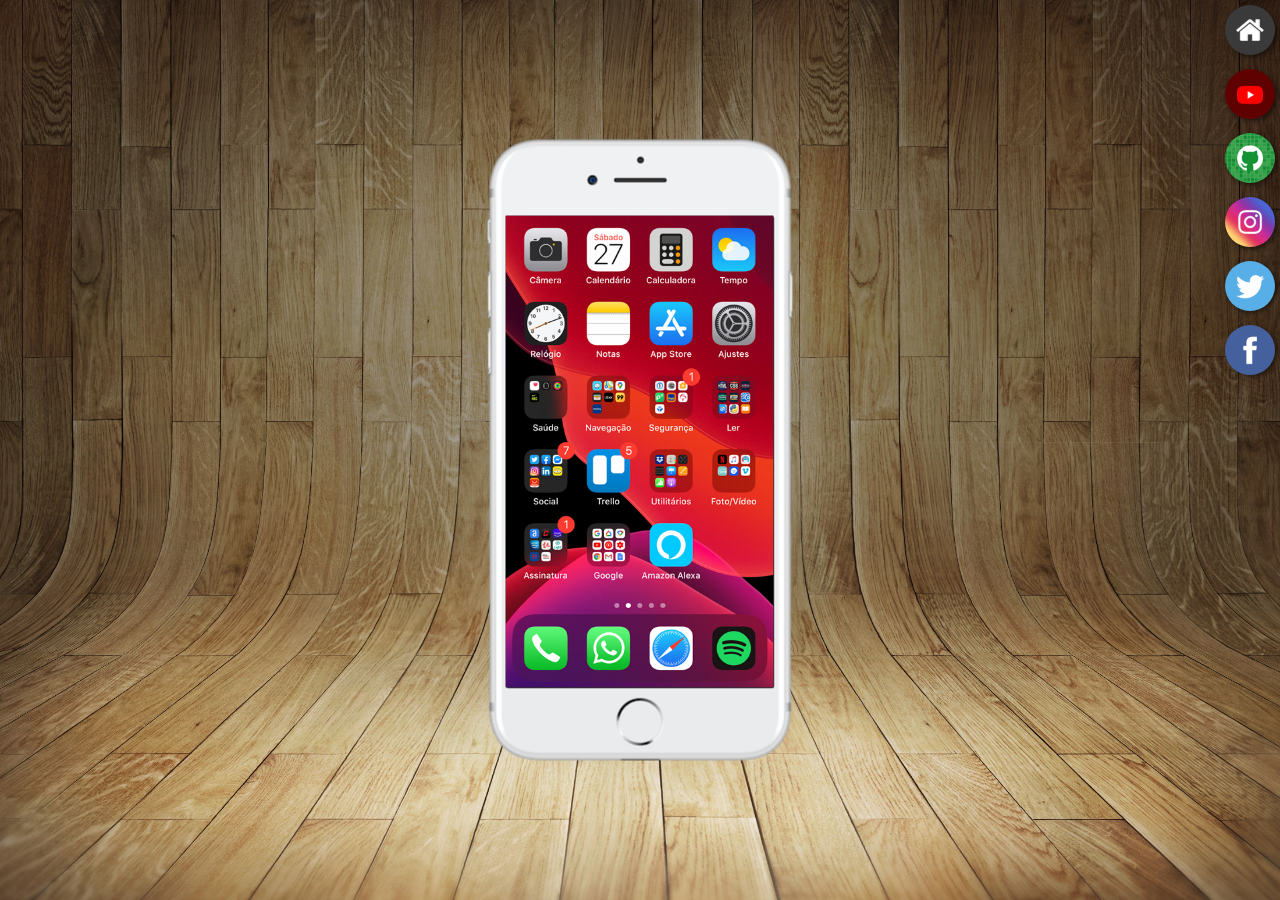
<file: index.html>
<!DOCTYPE html>
<html lang="pt-br">
<head>
    <meta charset="UTF-8">
    <meta name="viewport" content="width=device-width, initial-scale=1.0">
    <link rel="shortcut icon" href="favicon.ico" type="image/x-icon">
    <link rel="stylesheet" href="estilos/style.css">
    <title>Projeto Redes Sociais</title>    
</head>
<body>
    <main>
        <section id="telefone">
            <iframe src="home.html" frameborder="0" name="tela" id="tela"></iframe>
        </section>
        <section id="redes-sociais">
            <a href="home.html" target="tela"><img src="imagens/logo-home.jpg" alt="Home"></a><br>
            <a href="youtube.html" target="tela"><img src="imagens/logo-youtube.jpg" alt="Youtube"></a><br>
            <a href="github.html" target="tela"><img src="imagens/logo-github.jpg" alt="GitHub"></a><br>
            <a href="instagram.html" target="tela"><img src="imagens/logo-instagram.jpg" alt="Instagram"></a><br>
            <a href="twitter.html" target="tela"><img src="imagens/logo-twitter.jpg" alt="Twitter"></a><br>
            <a href="facebook.html" target="tela"><img src="imagens/logo-facebook.jpg" alt="Facebook"></a>
        </section>
    </main>
</body>
</html>
</file>
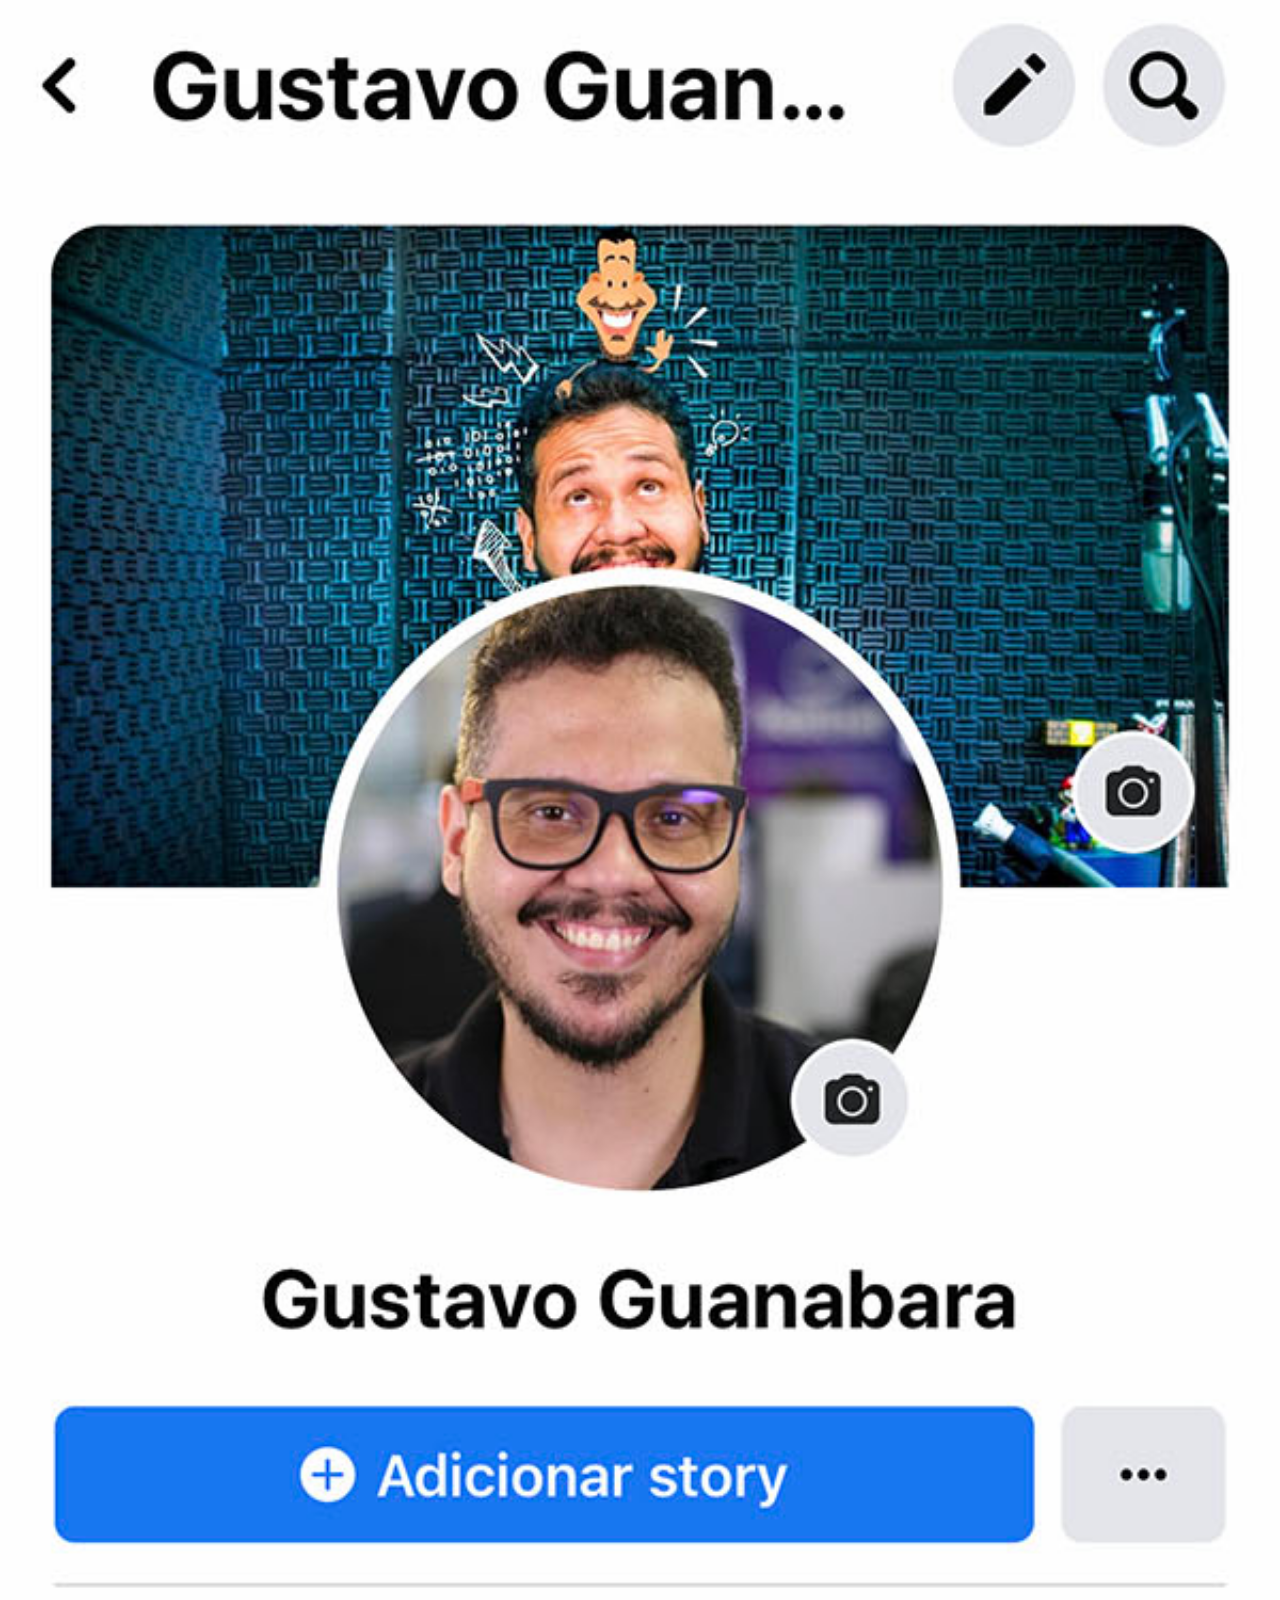
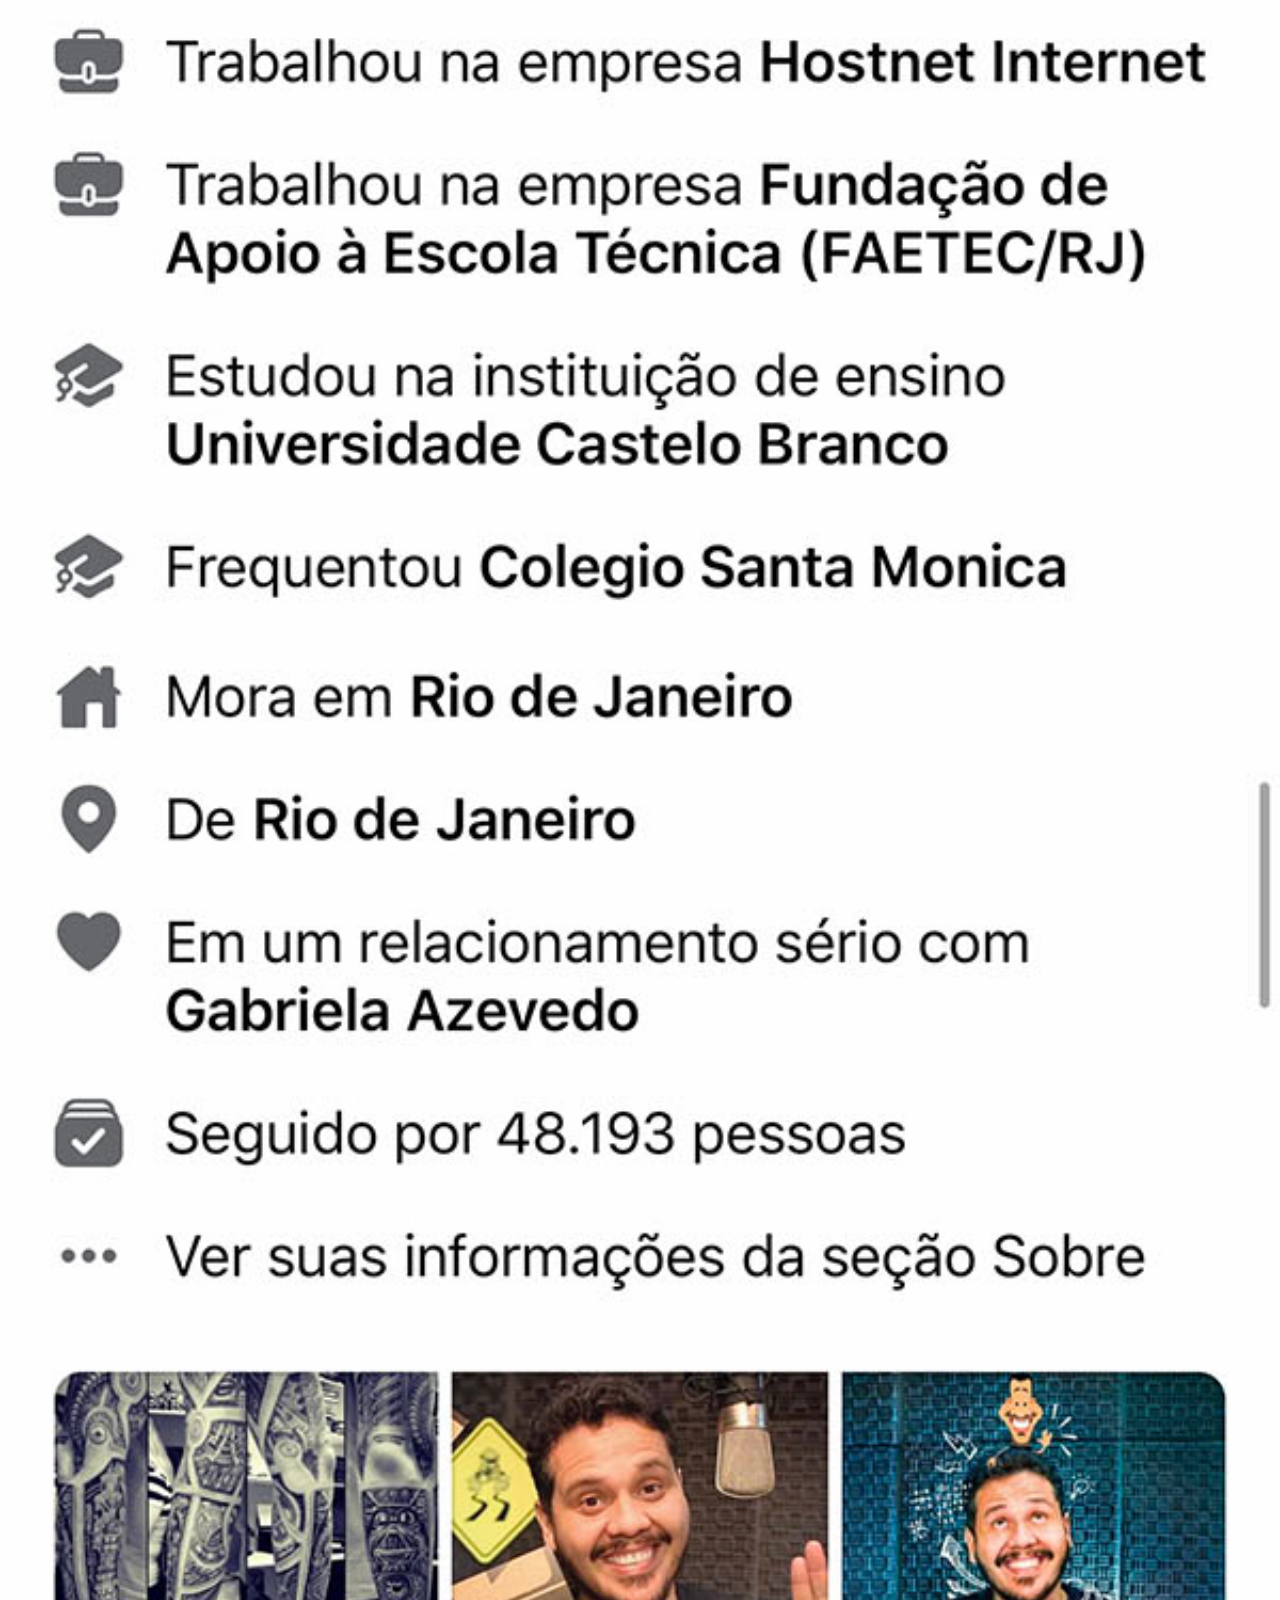
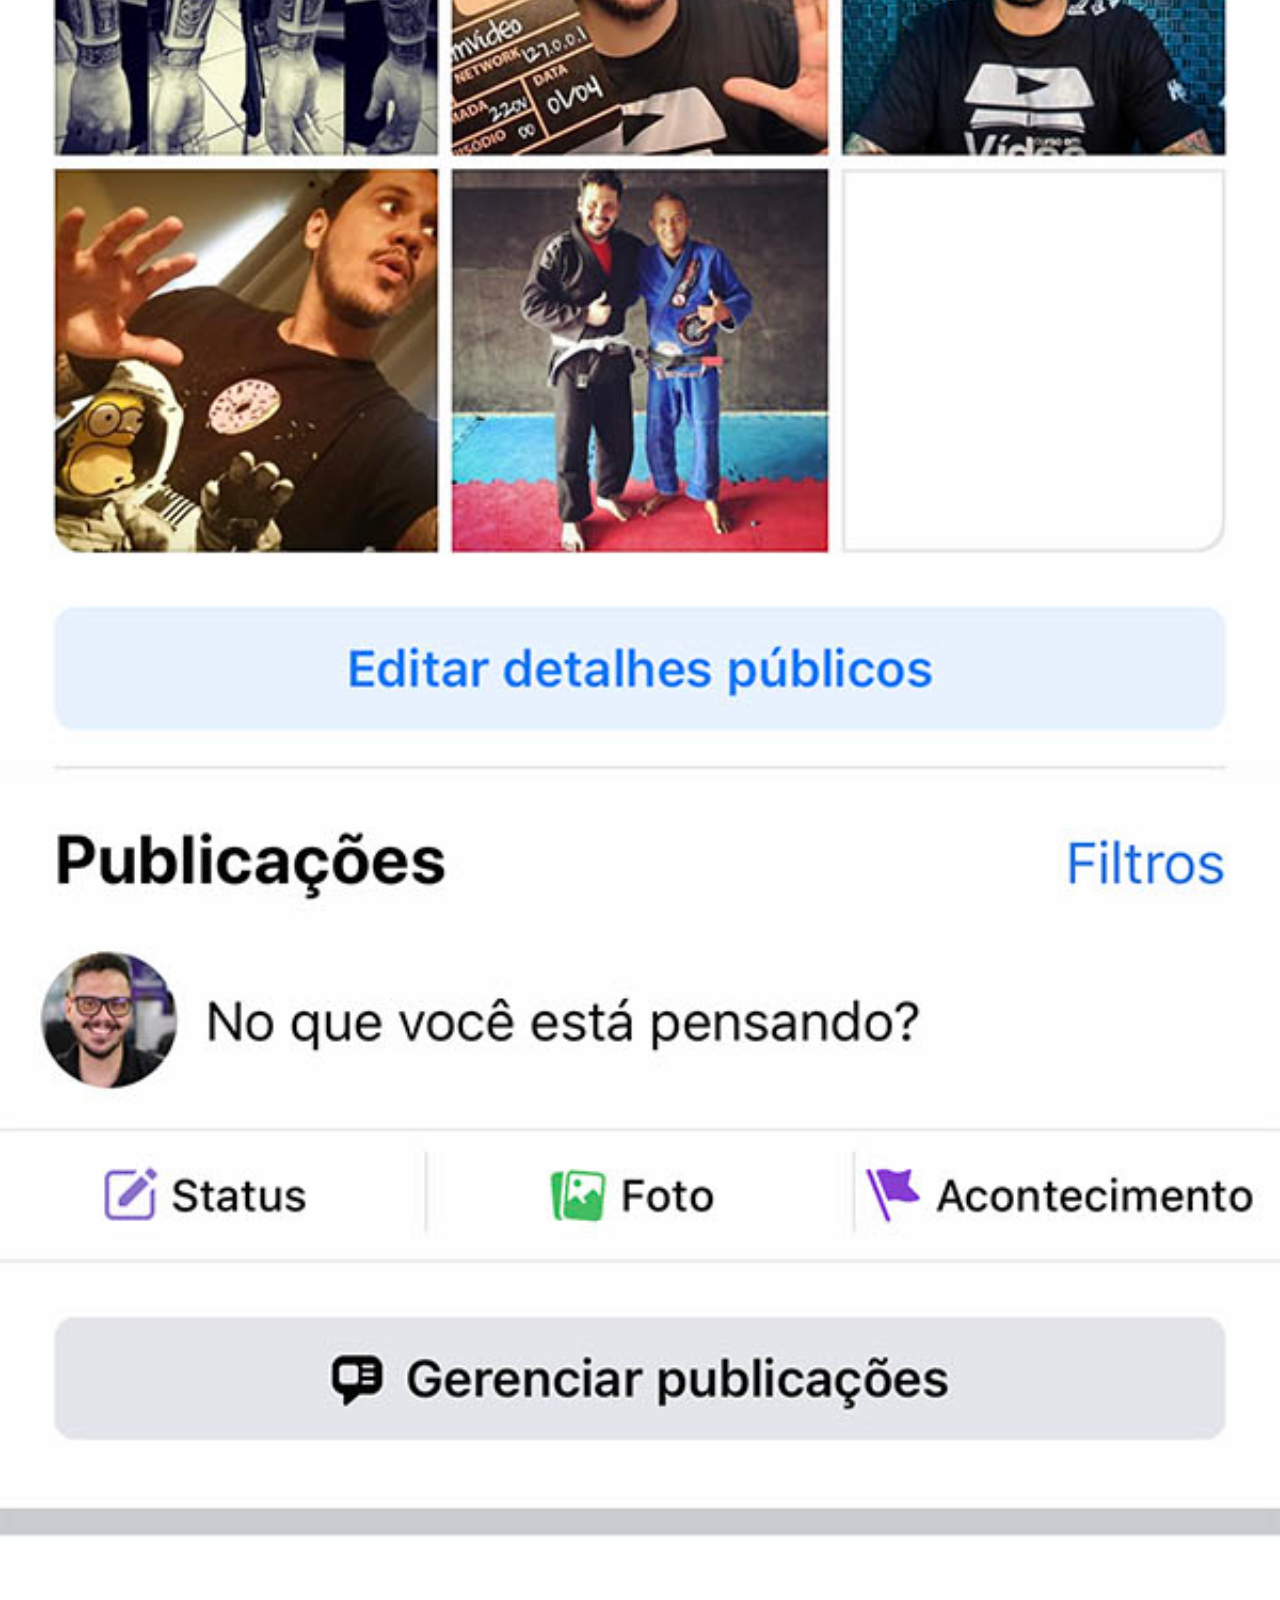
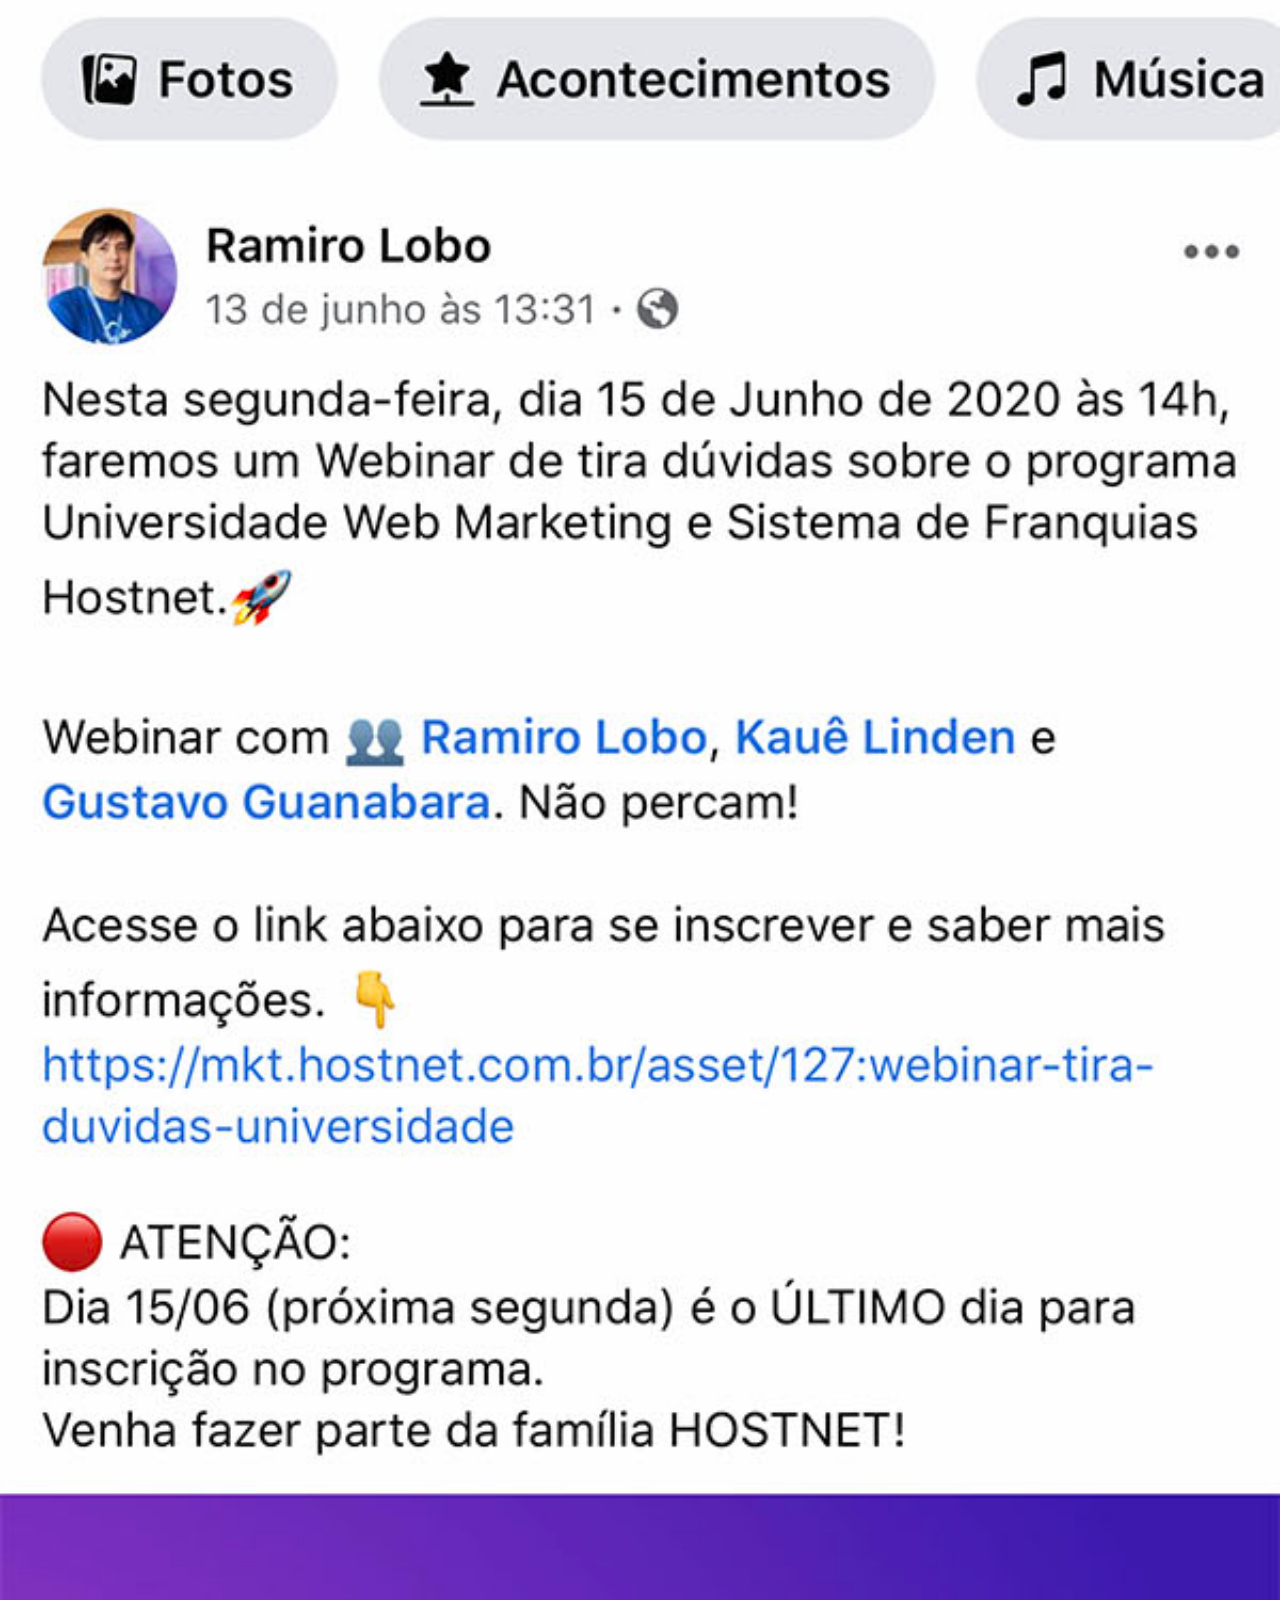
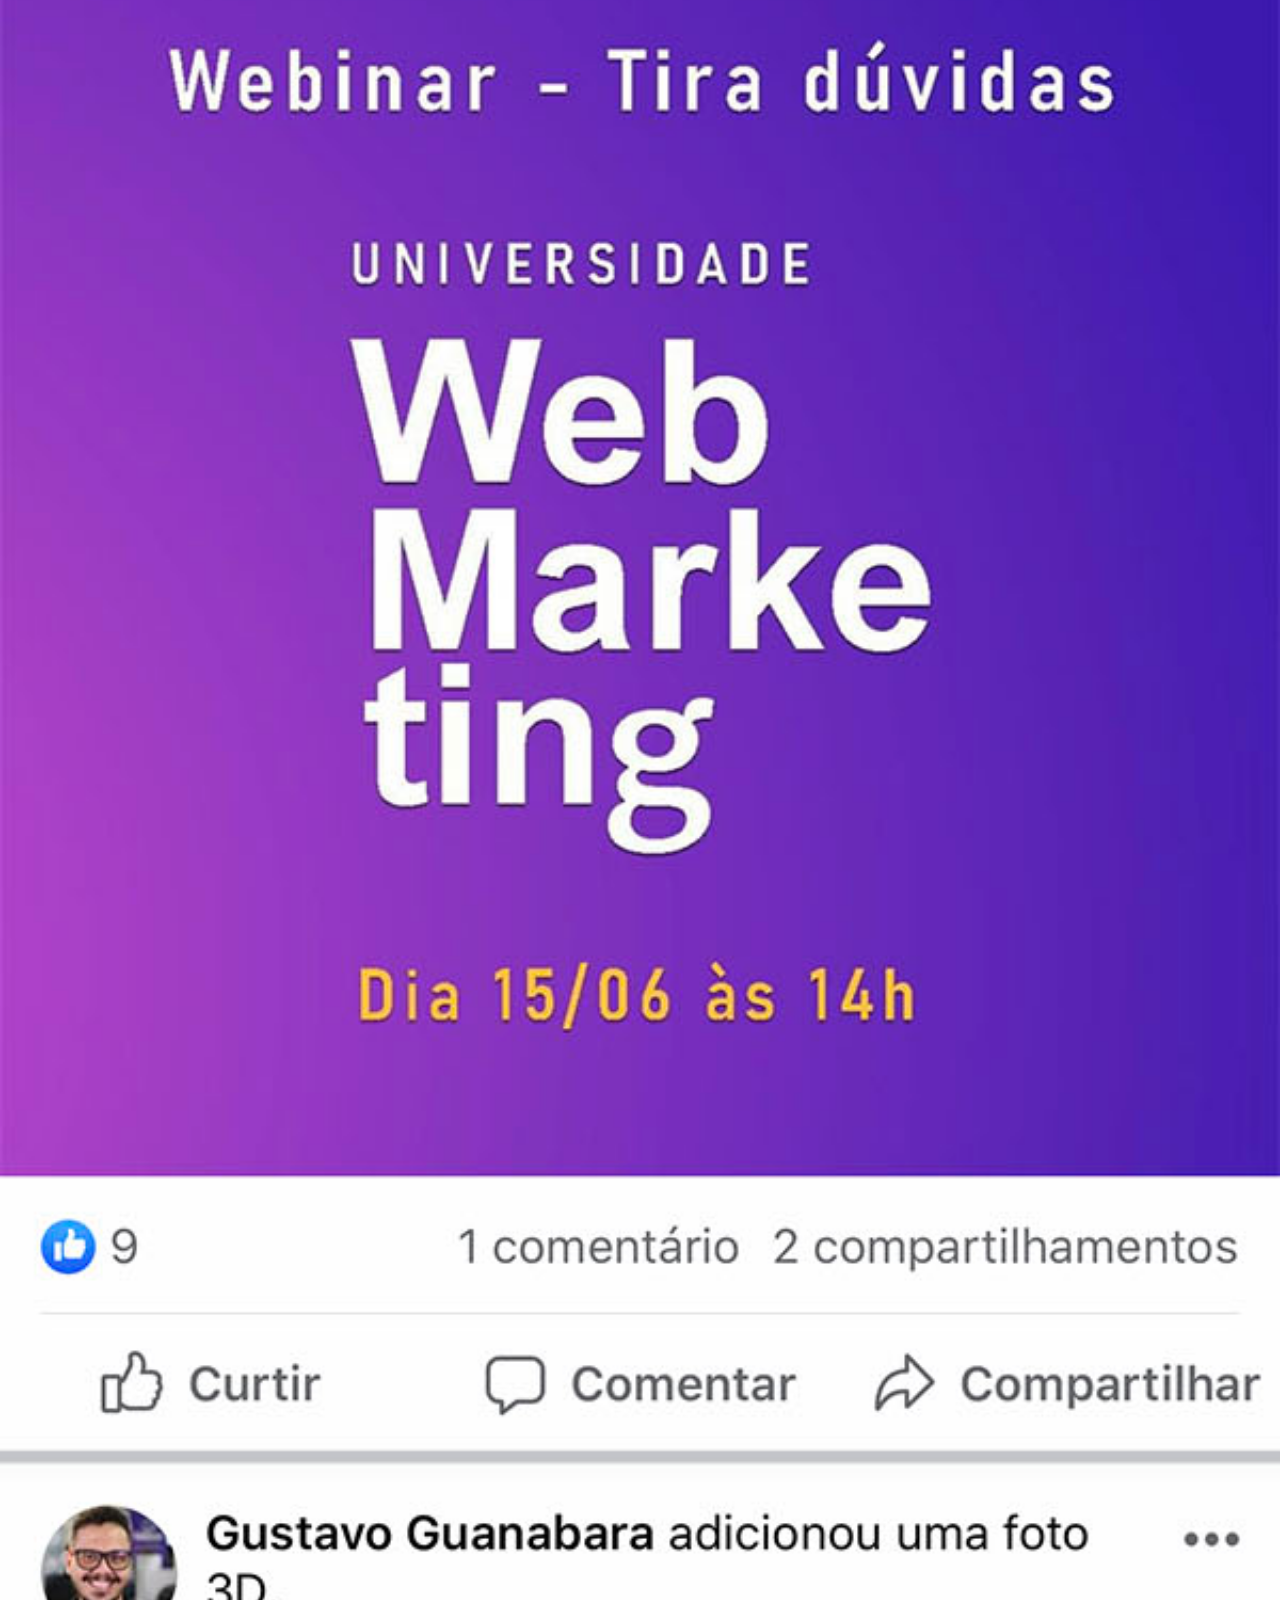
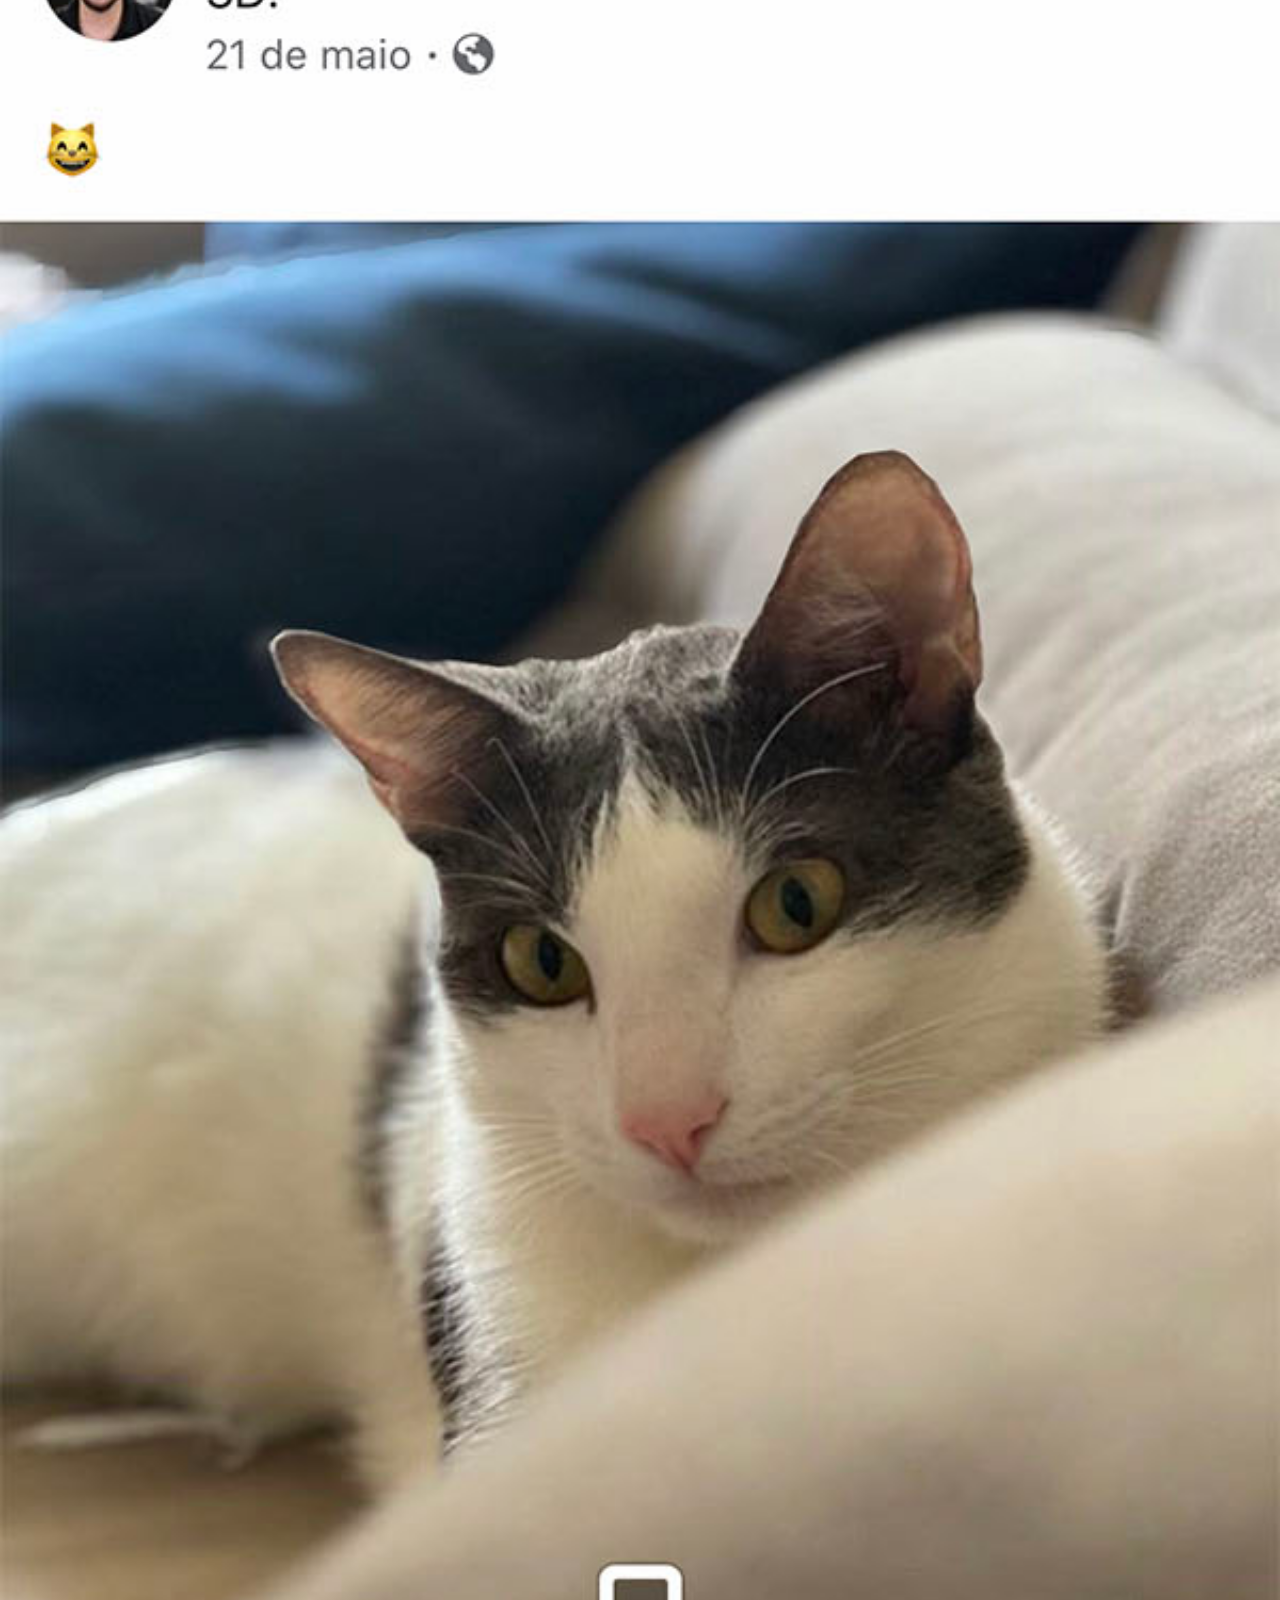
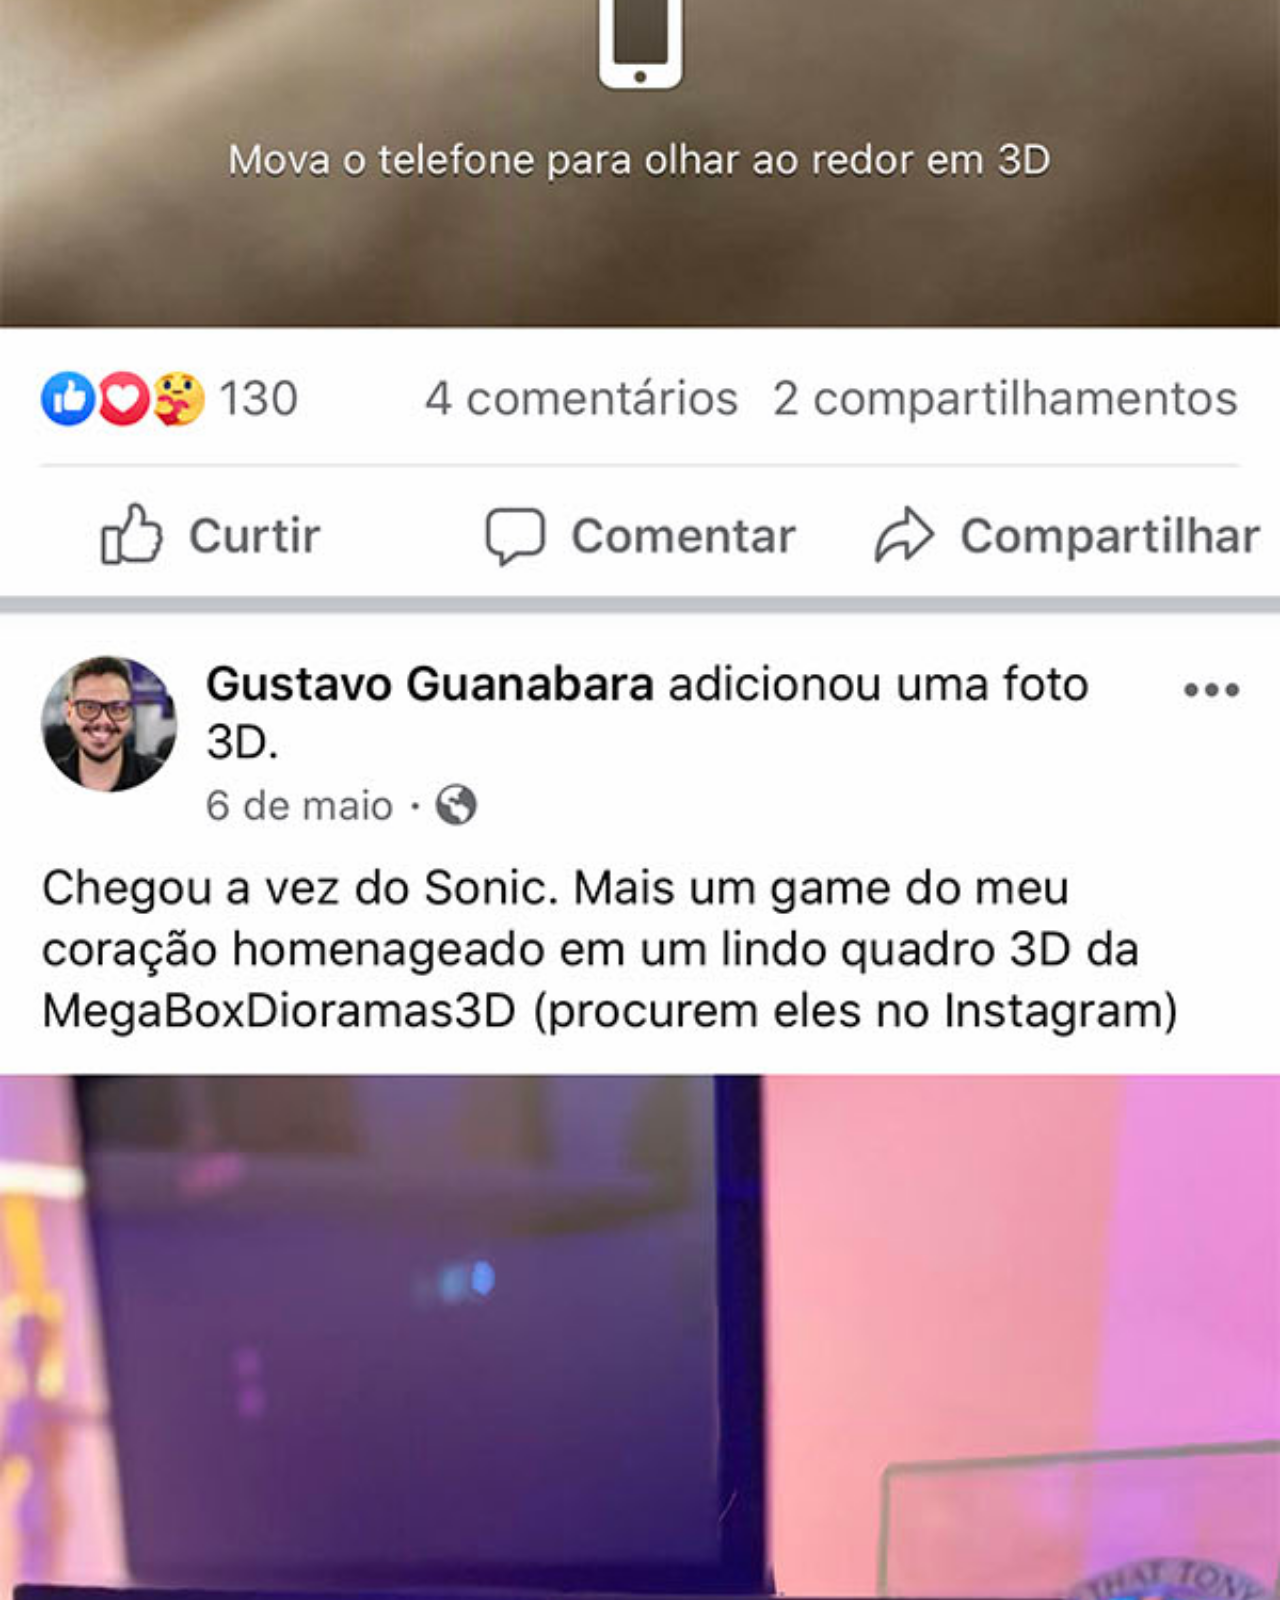
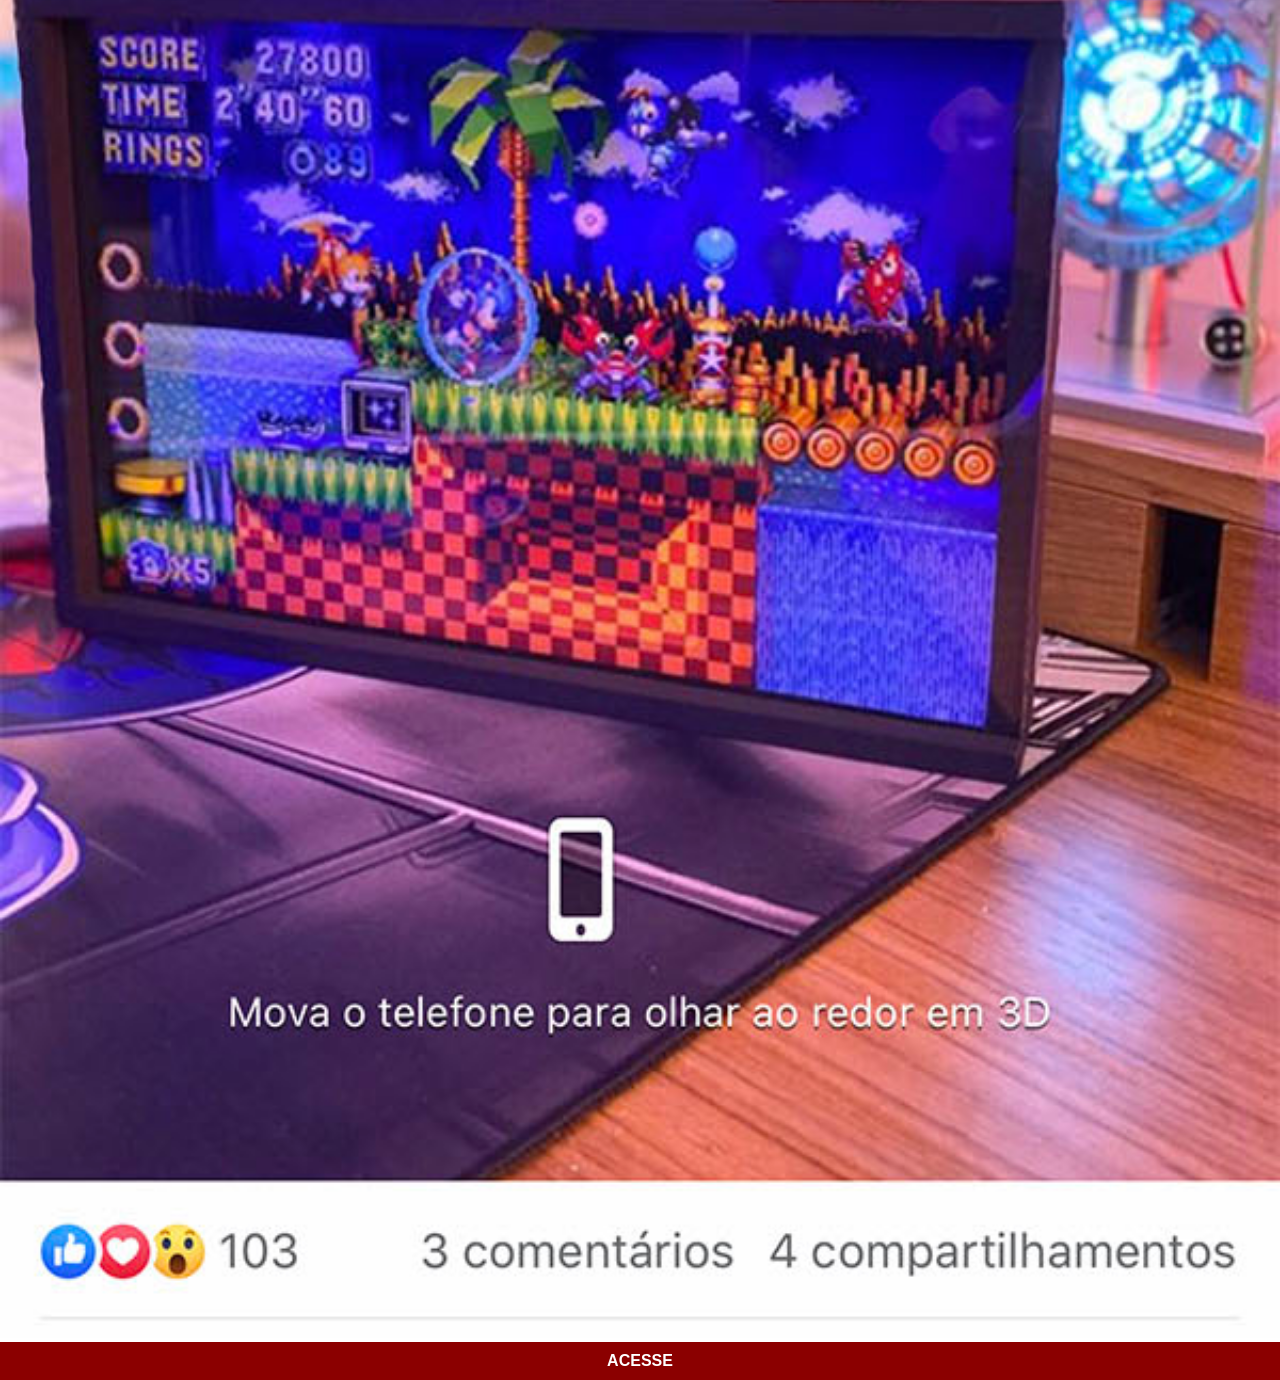
<file: facebook.html>
<!DOCTYPE html>
<html lang="pt-br">
<head>
    <meta charset="UTF-8">
    <meta name="viewport" content="width=device-width, initial-scale=1.0">
    <link rel="stylesheet" href="estilos/social.css">
    <title>Facebook</title>
</head>
<body>
    <img src="imagens/tela-facebook.jpg" alt="Facebook">
    <a href="https://www.facebook.com/gustavoguanabara/?locale=pt_BR" target="_blank">ACESSE</a>
</body>
</html>
</file>
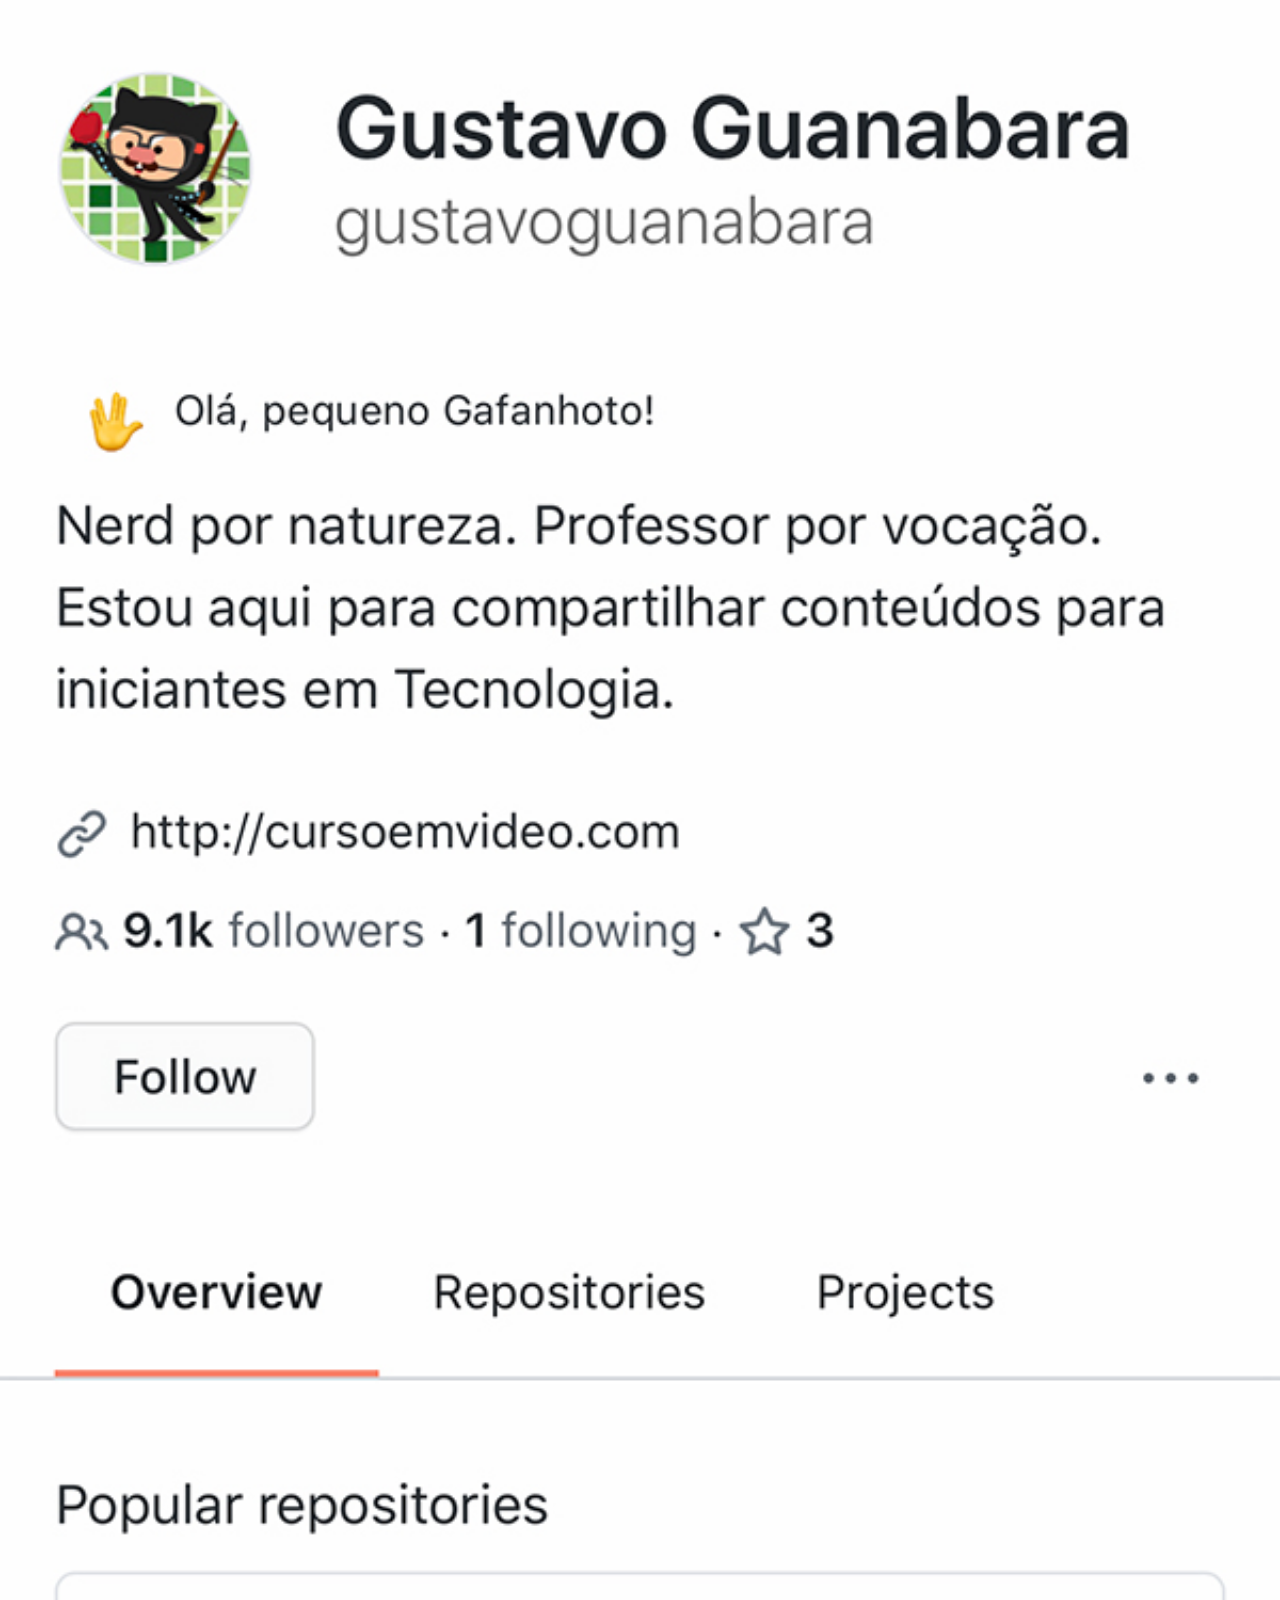
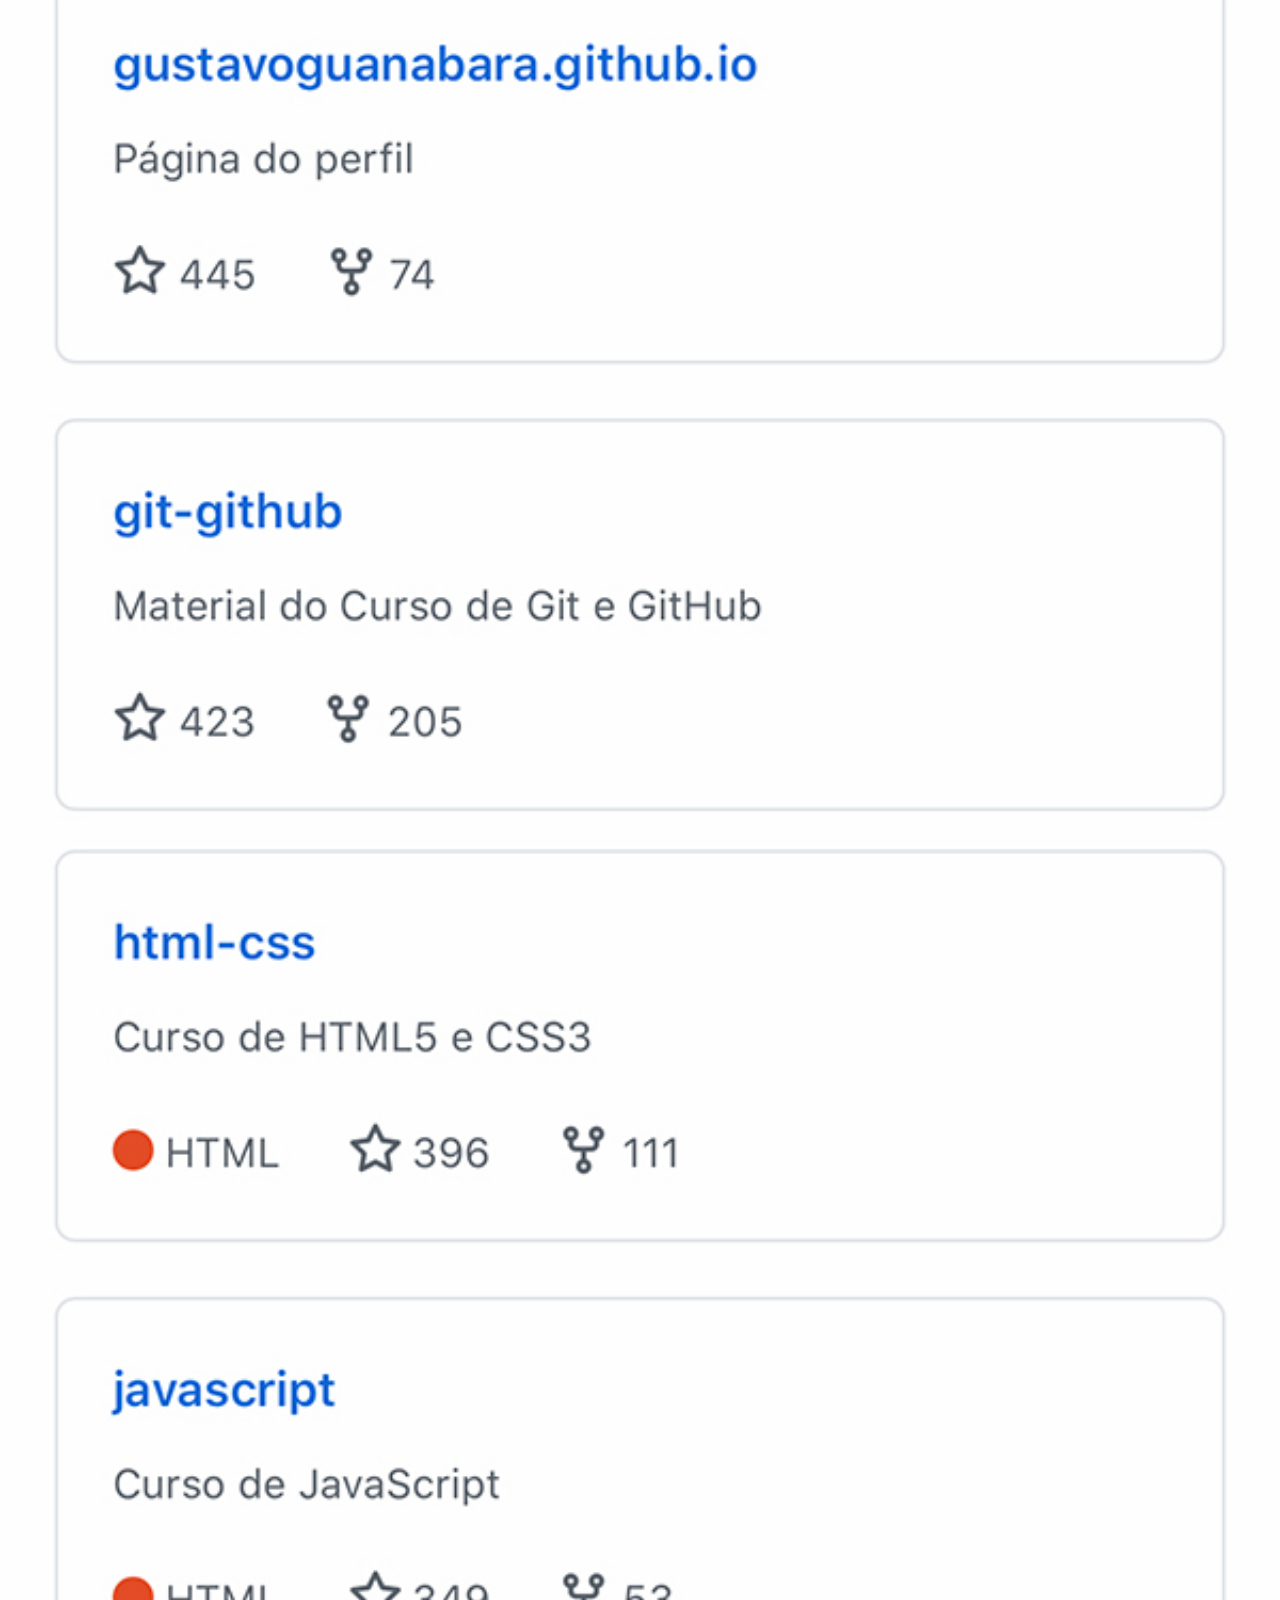
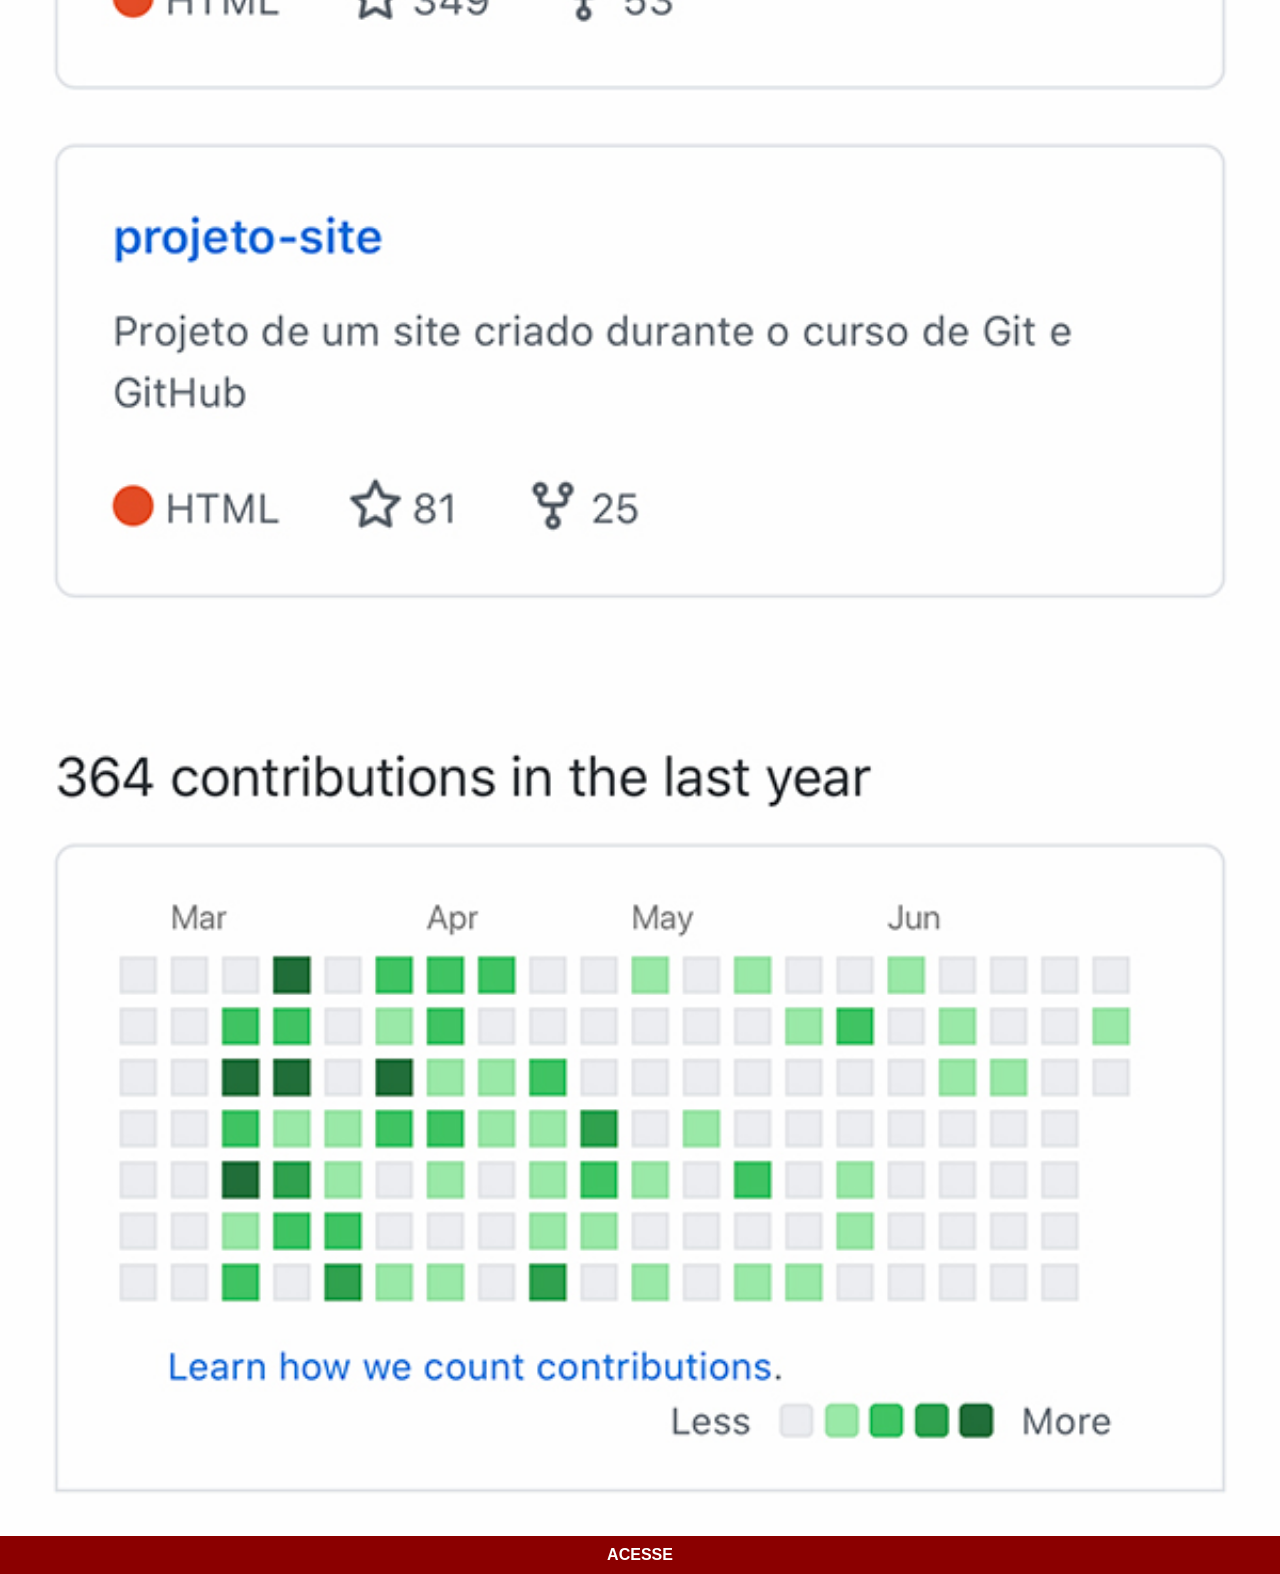
<file: github.html>
<!DOCTYPE html>
<html lang="pt-br">
<head>
    <meta charset="UTF-8">
    <meta name="viewport" content="width=device-width, initial-scale=1.0">
    <link rel="stylesheet" href="estilos/social.css">
    <title>GitHub</title>
</head>
<body>
    <img src="imagens/tela-github.jpg" alt="GitHub">
    <a href="https://github.com/gustavoguanabara" target="_blank">ACESSE</a>
</body>
</html>
</file>
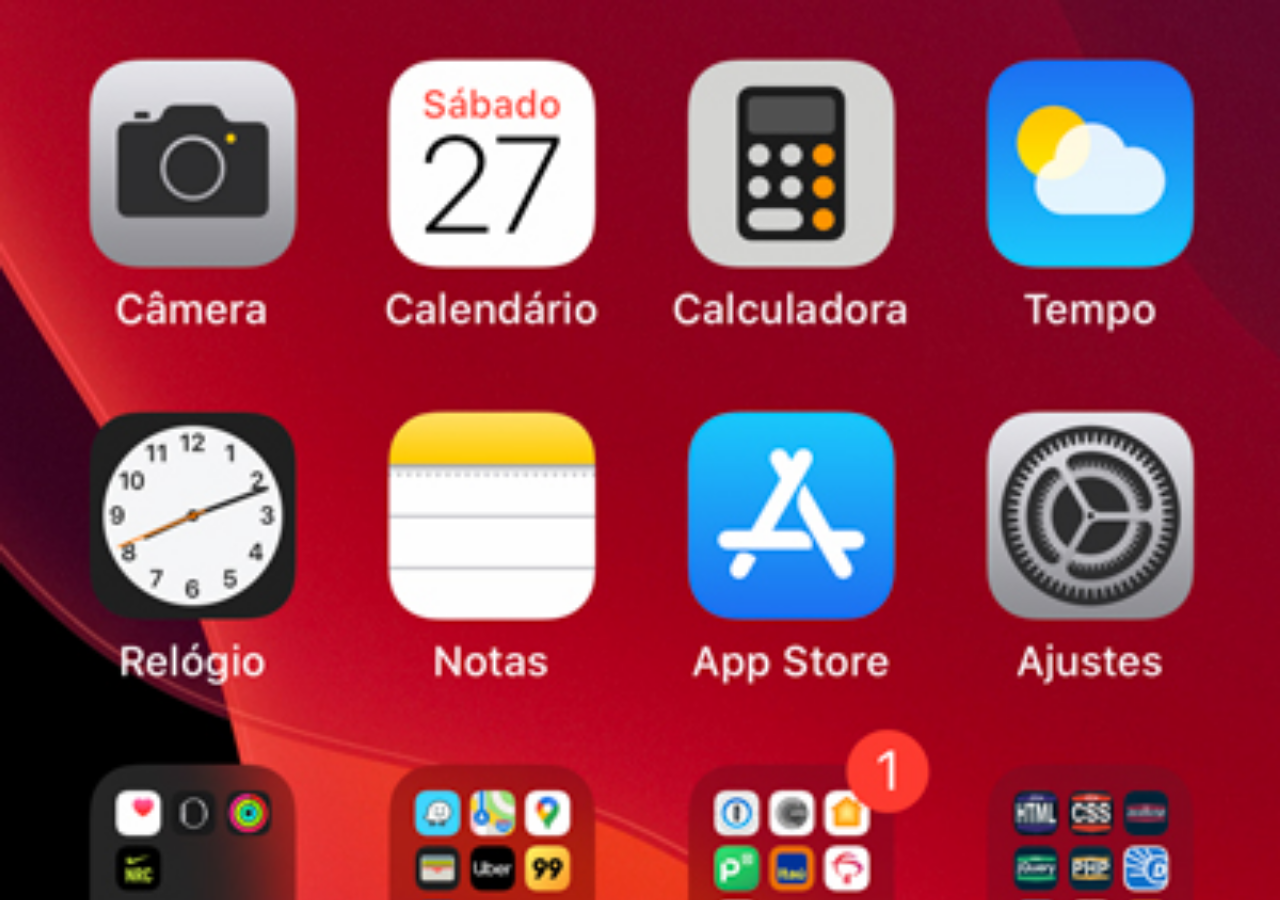
<file: home.html>
<!DOCTYPE html>
<html lang="pt-br">
<head>
    <meta charset="UTF-8">
    <meta name="viewport" content="width=device-width, initial-scale=1.0">
    <title>Home</title>
    <style>
        * {
            margin: 0px;
            padding: 0px;
        }

        body {
            width: 100vw;
            height: 100vh;
            background: black url('imagens/tela-home.jpg') top center no-repeat;
            background-size: cover;
        }
    </style>
</head>
<body>
    
</body>
</html>
</file>
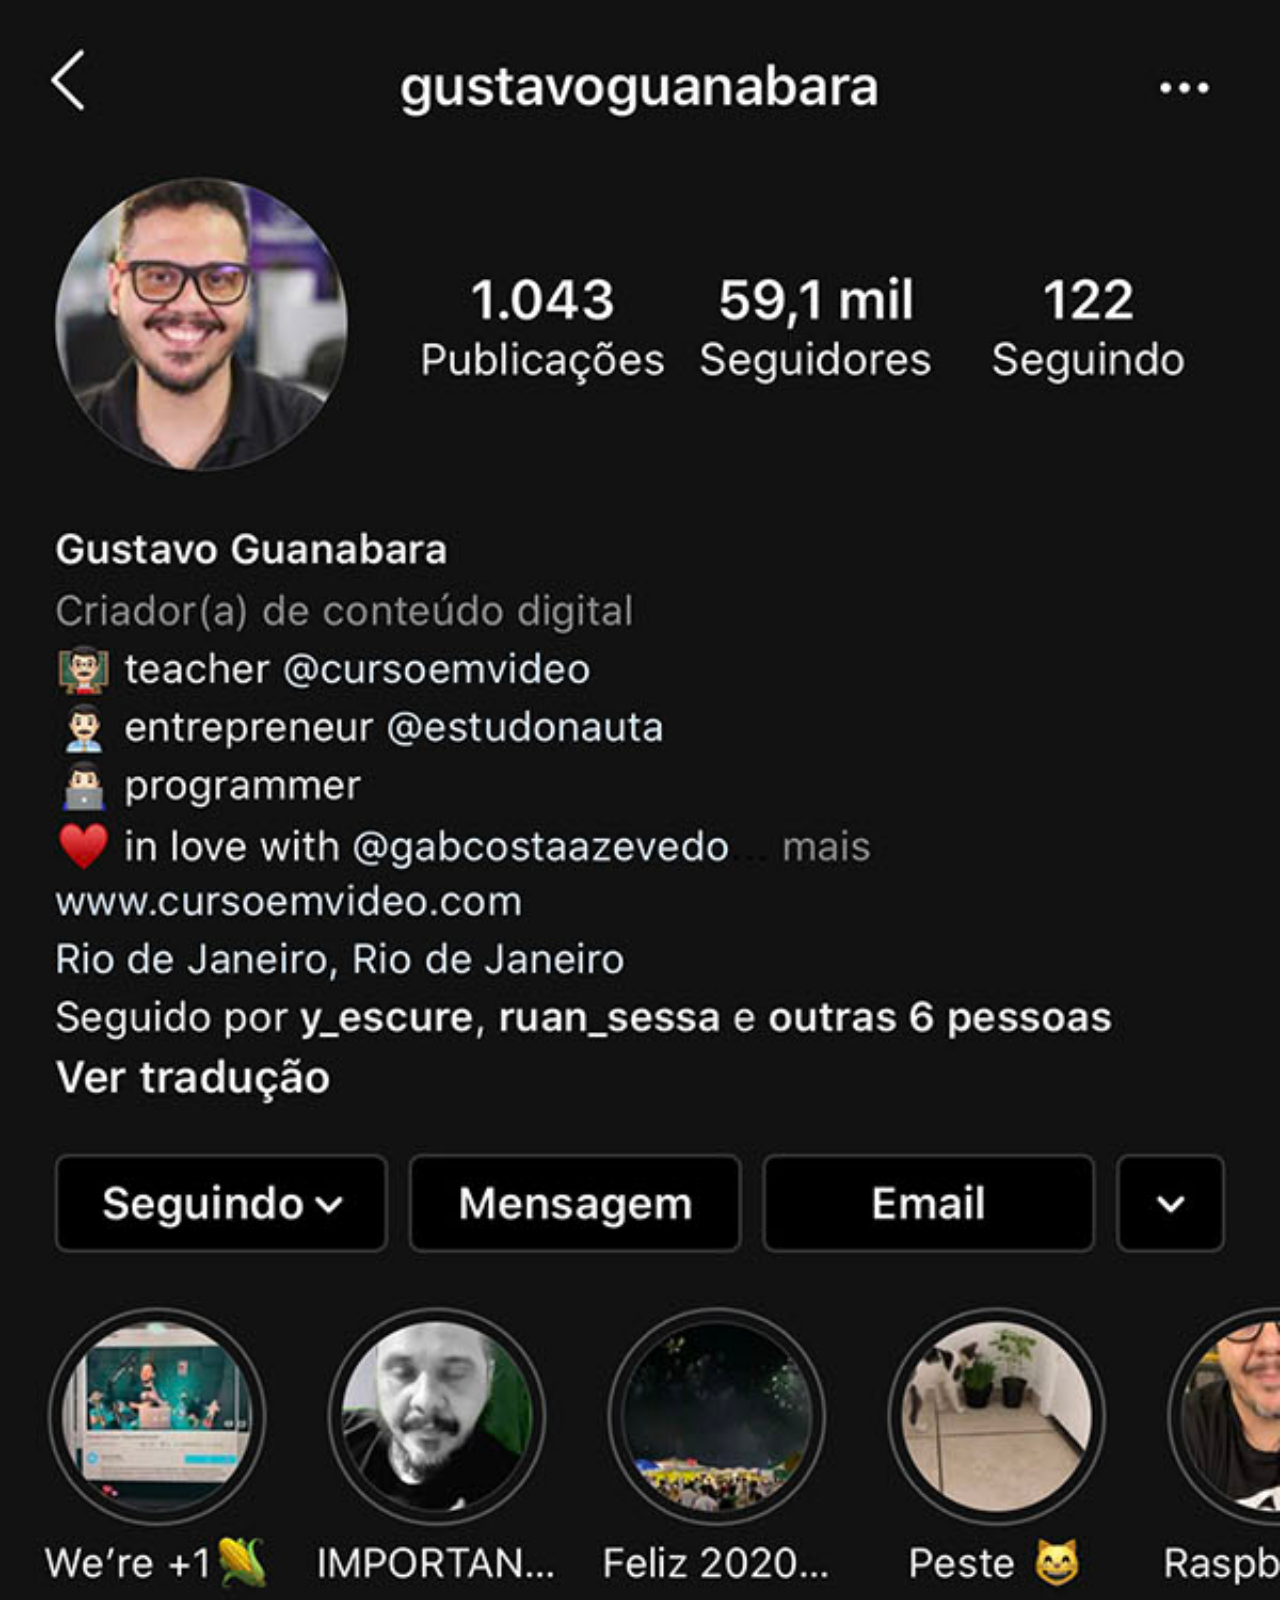
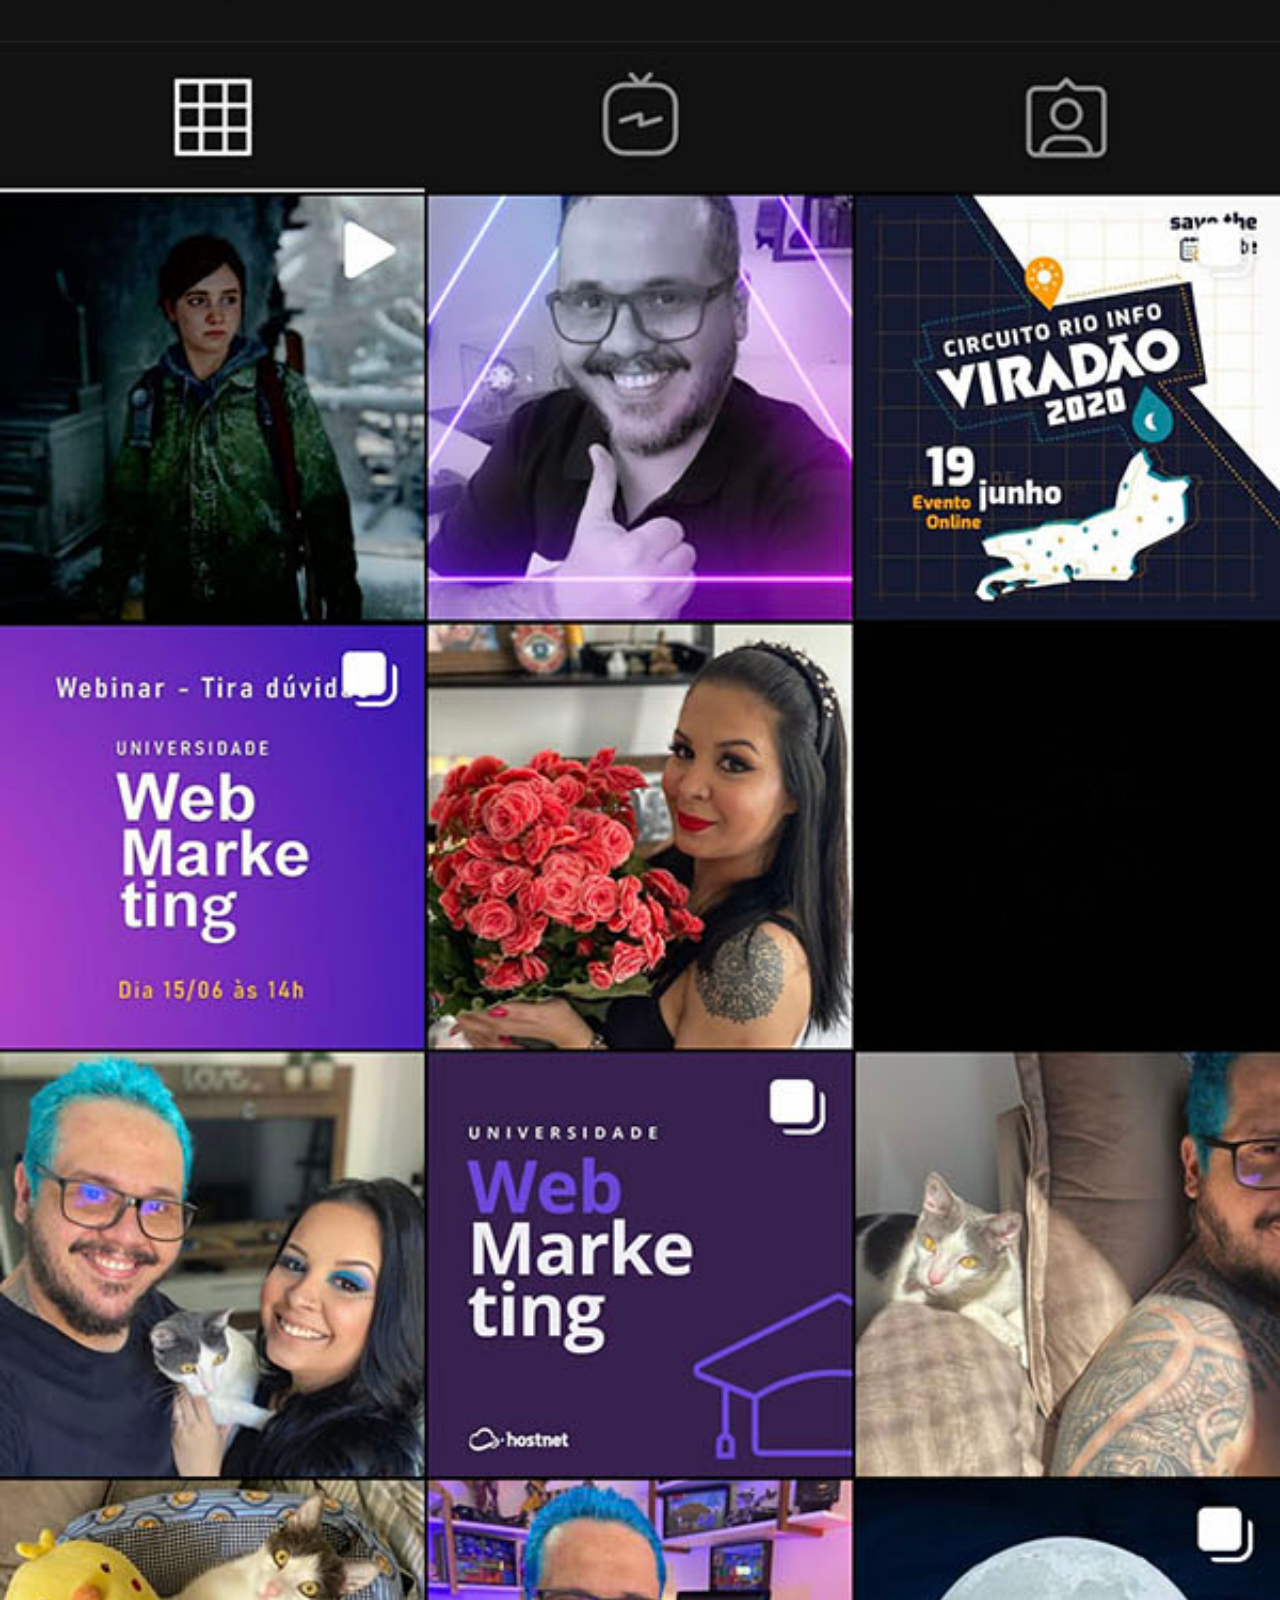
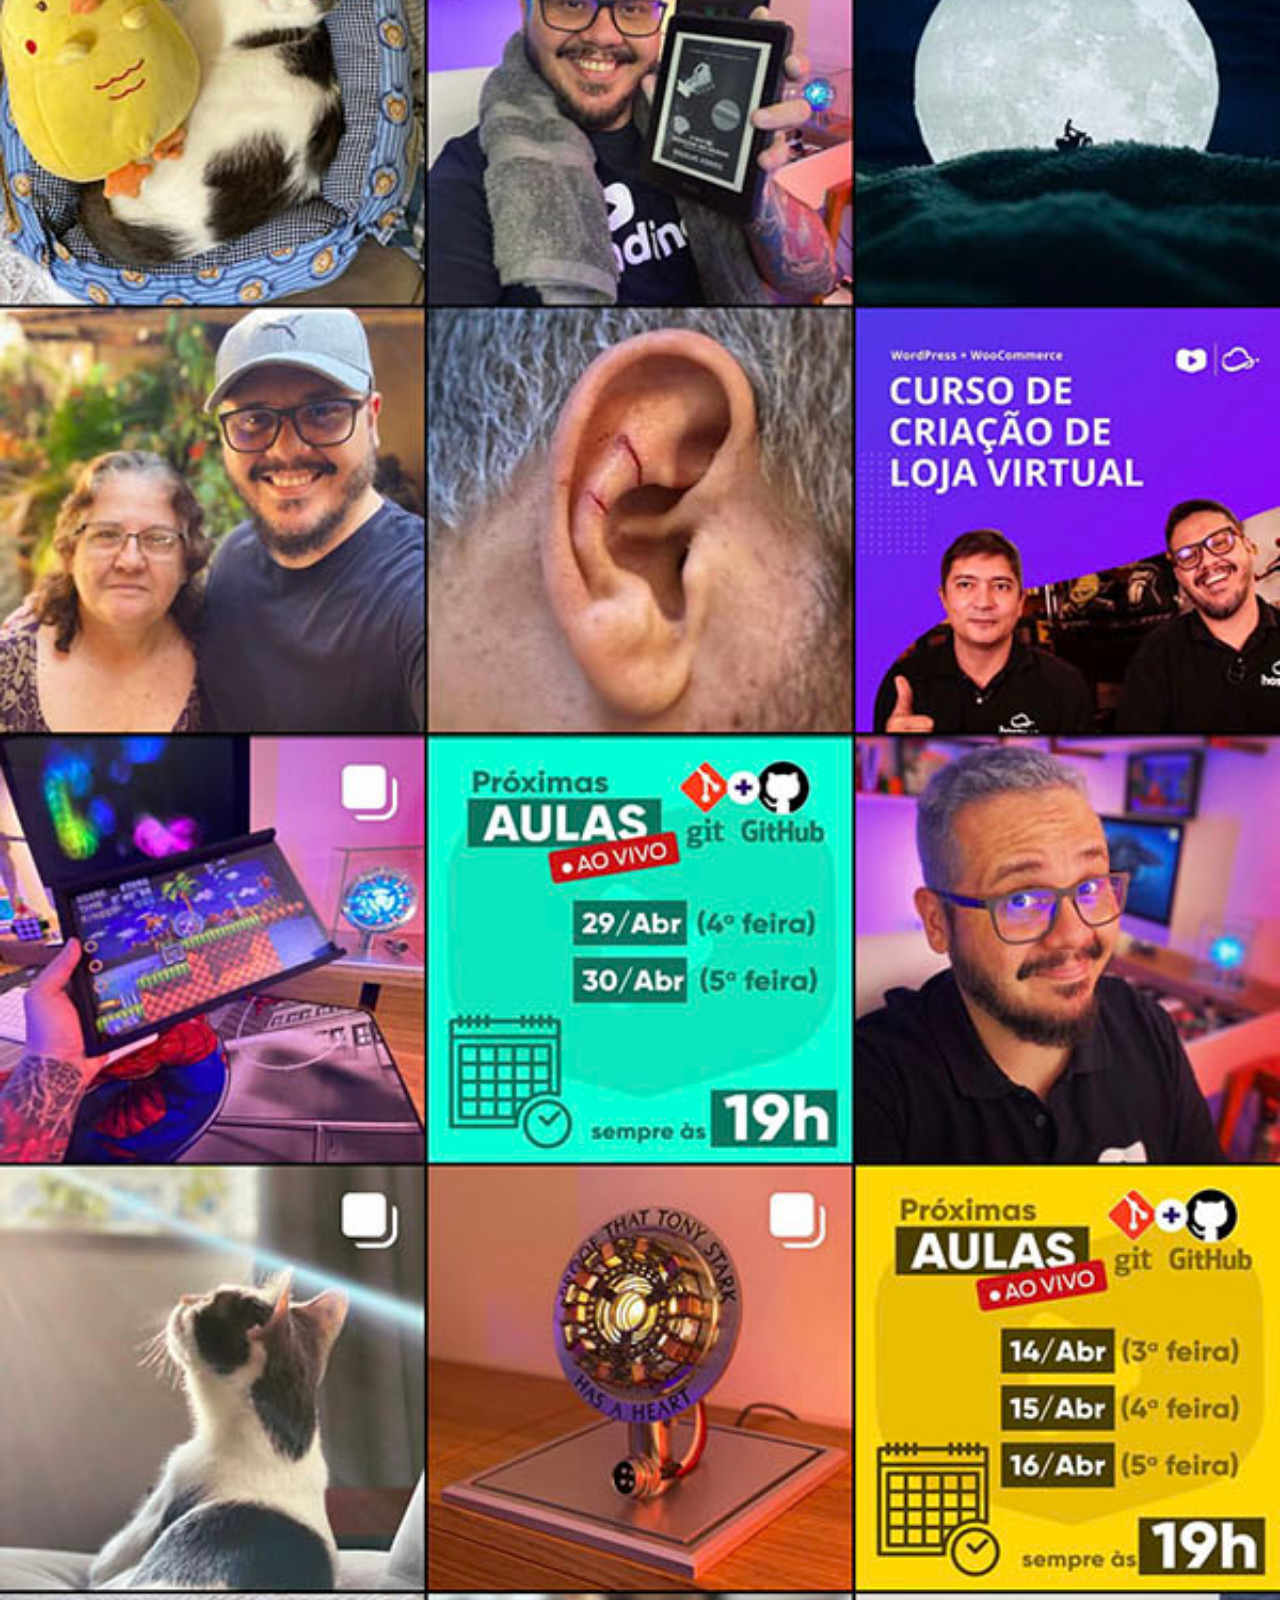
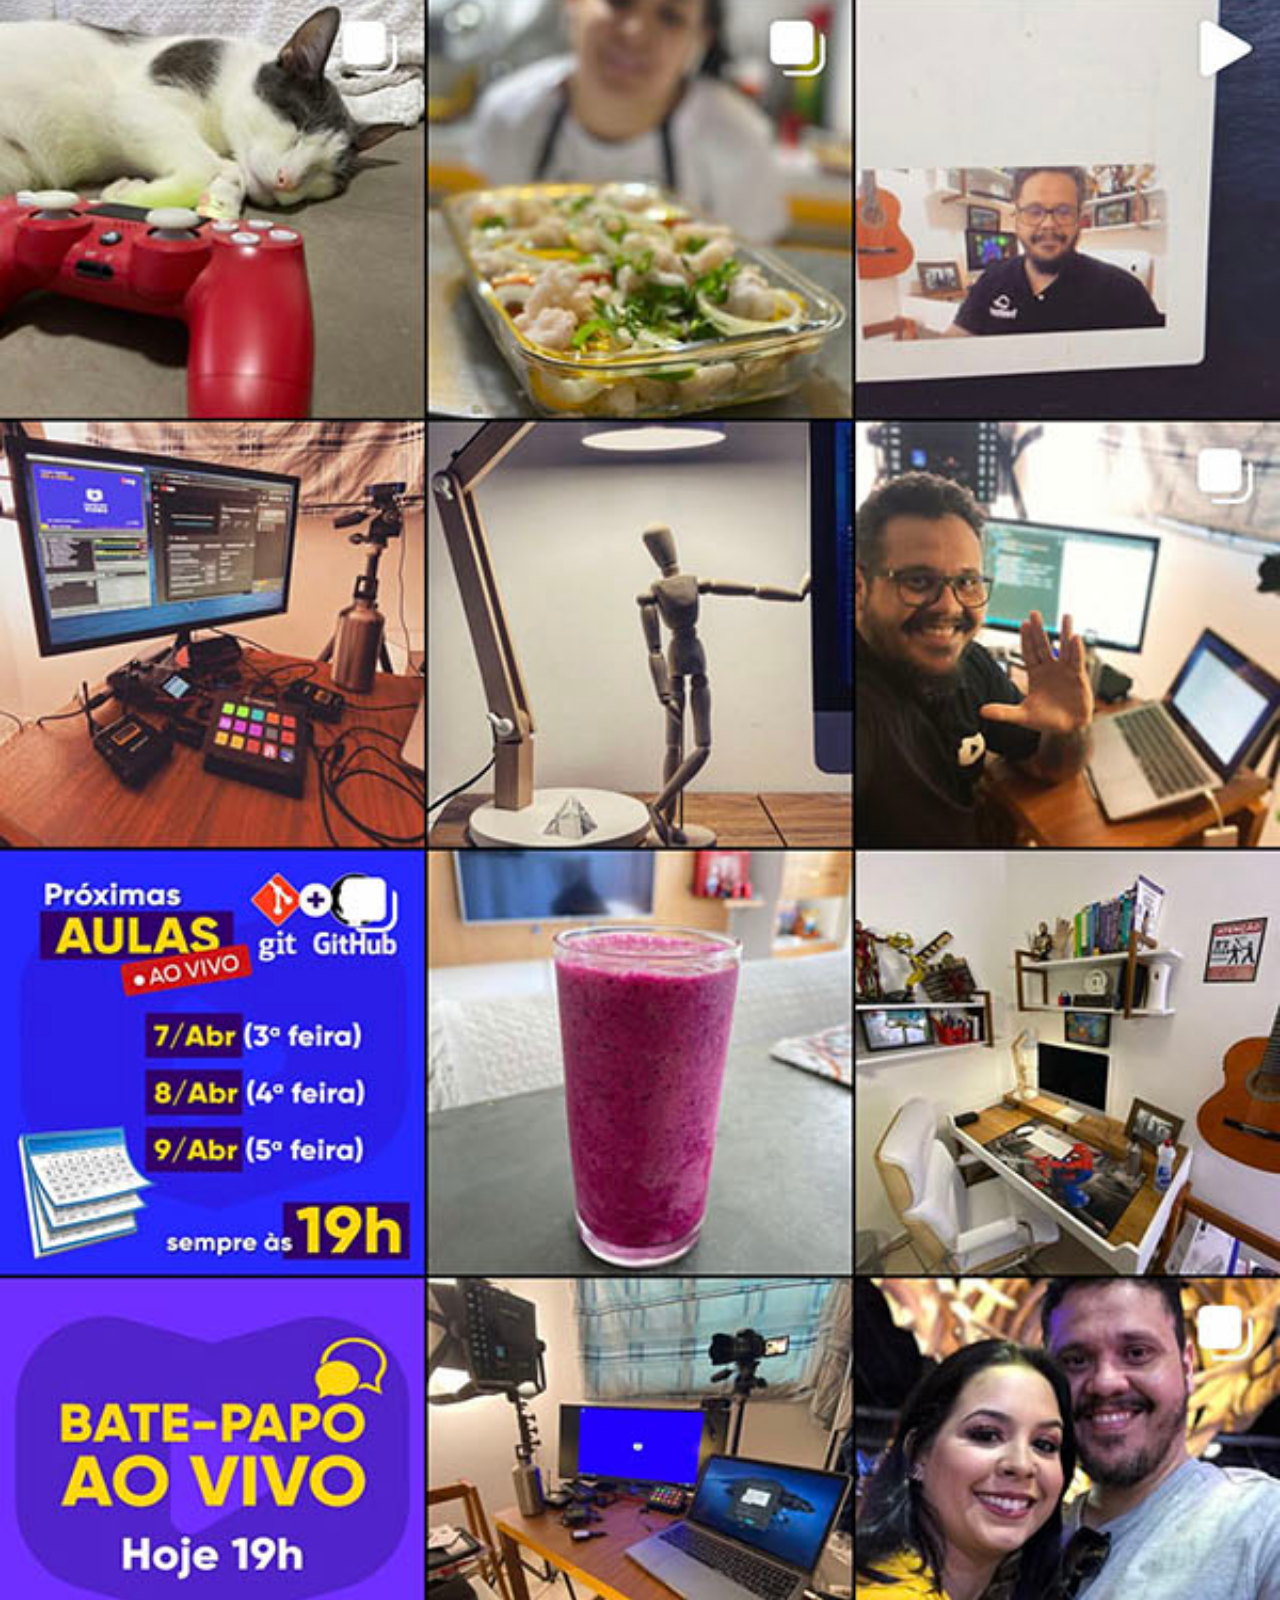
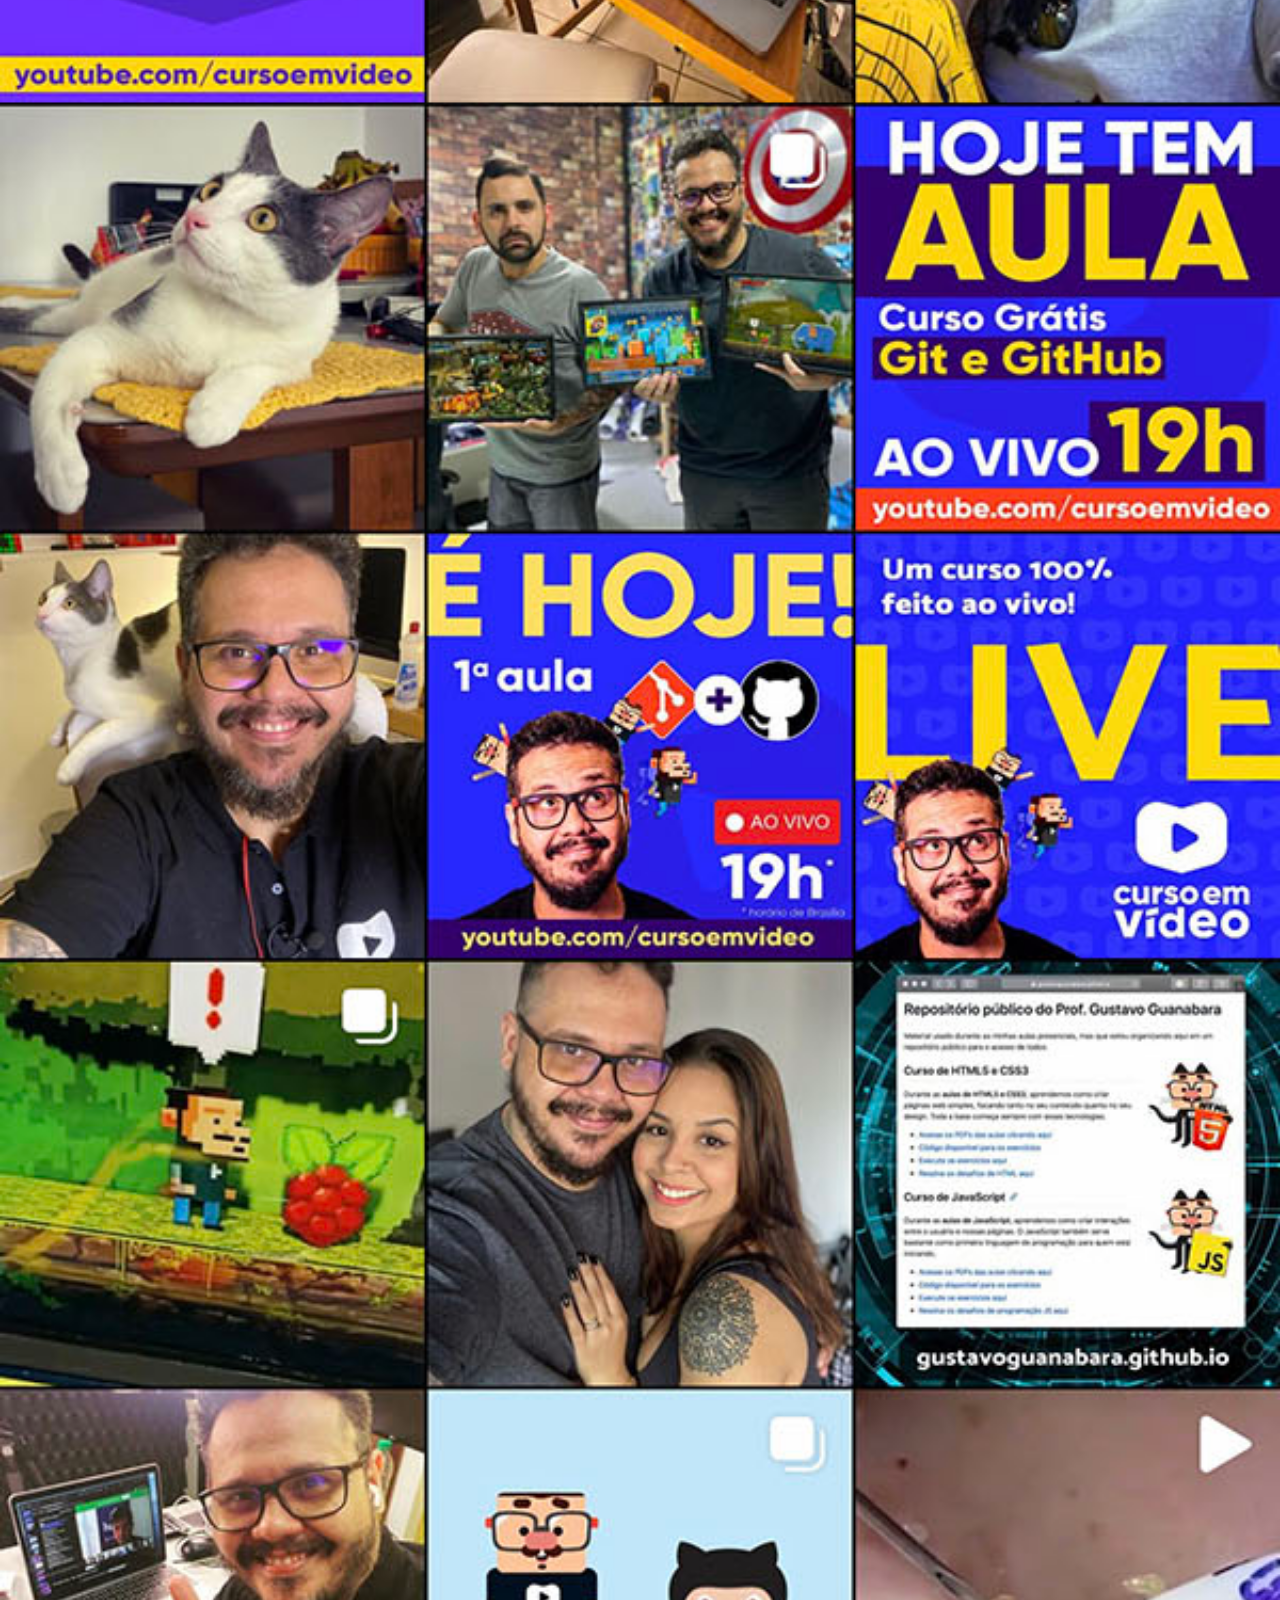
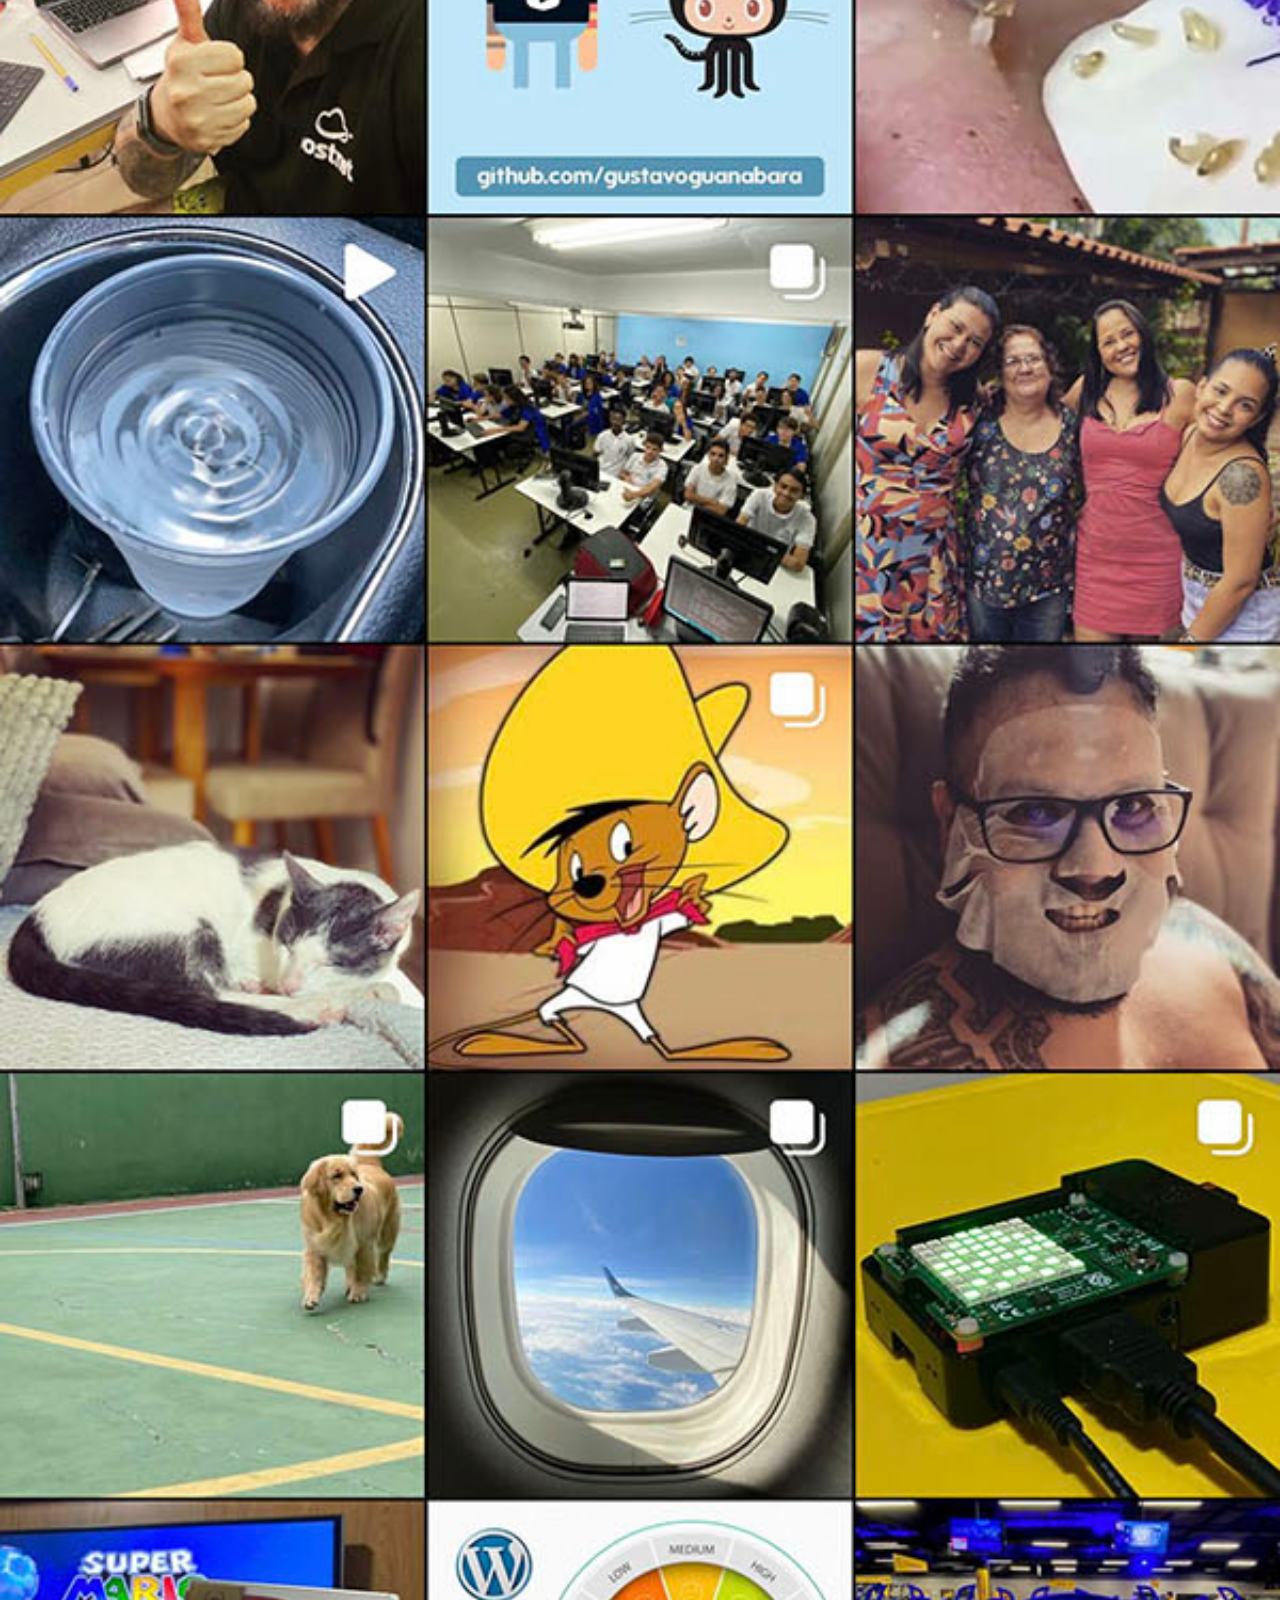
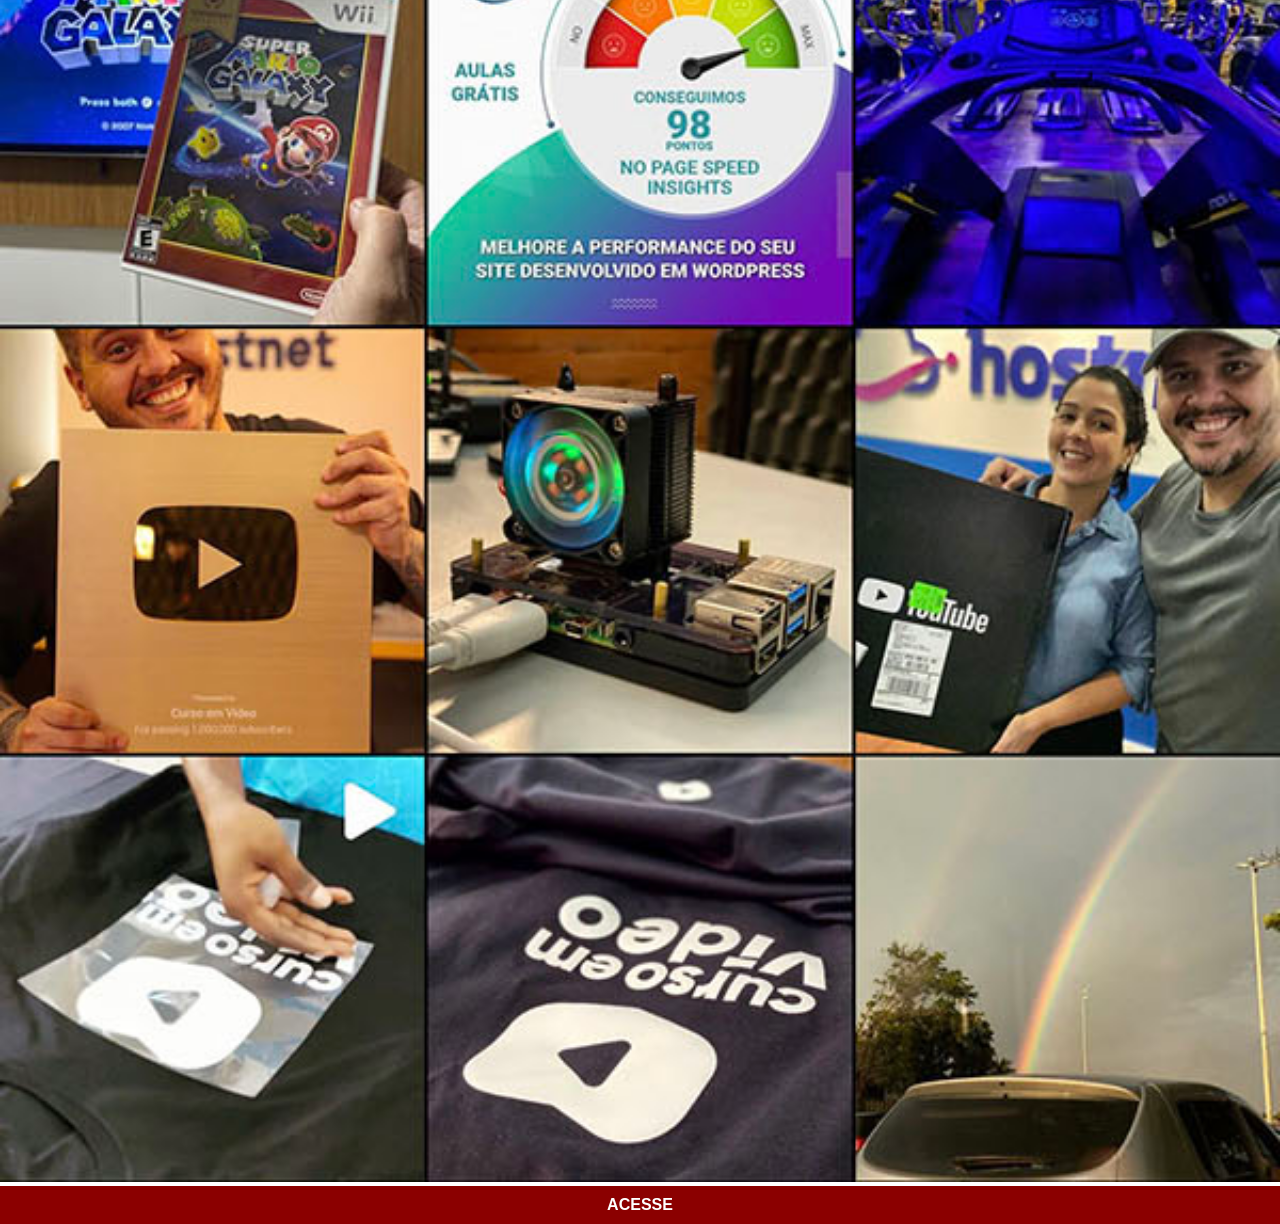
<file: instagram.html>
<!DOCTYPE html>
<html lang="pt-br">
<head>
    <meta charset="UTF-8">
    <meta name="viewport" content="width=device-width, initial-scale=1.0">
    <link rel="stylesheet" href="estilos/social.css">
    <title>Instagram</title>
</head>
<body>
    <img src="imagens/tela-instagram.jpg" alt="Instagram">
    <a href="https://www.instagram.com/gustavoguanabara/">ACESSE</a>
</body>
</html>
</file>
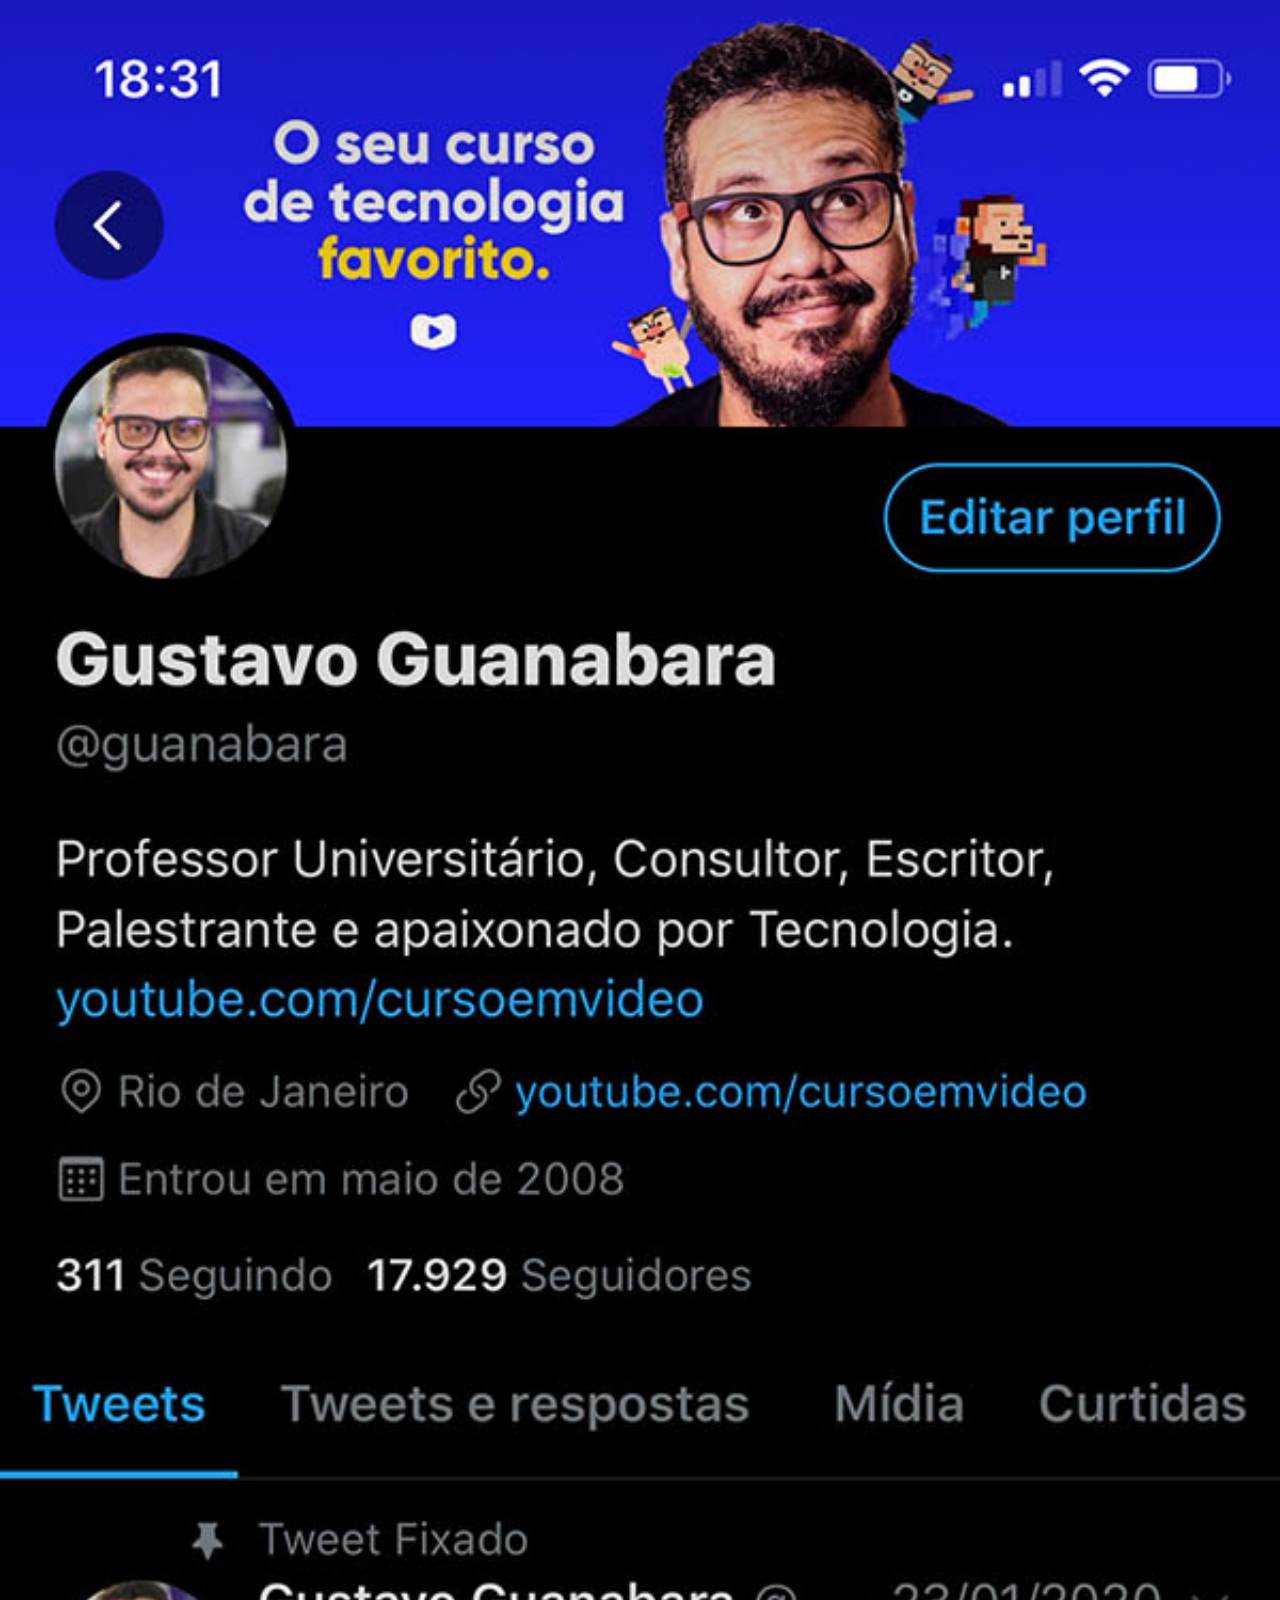
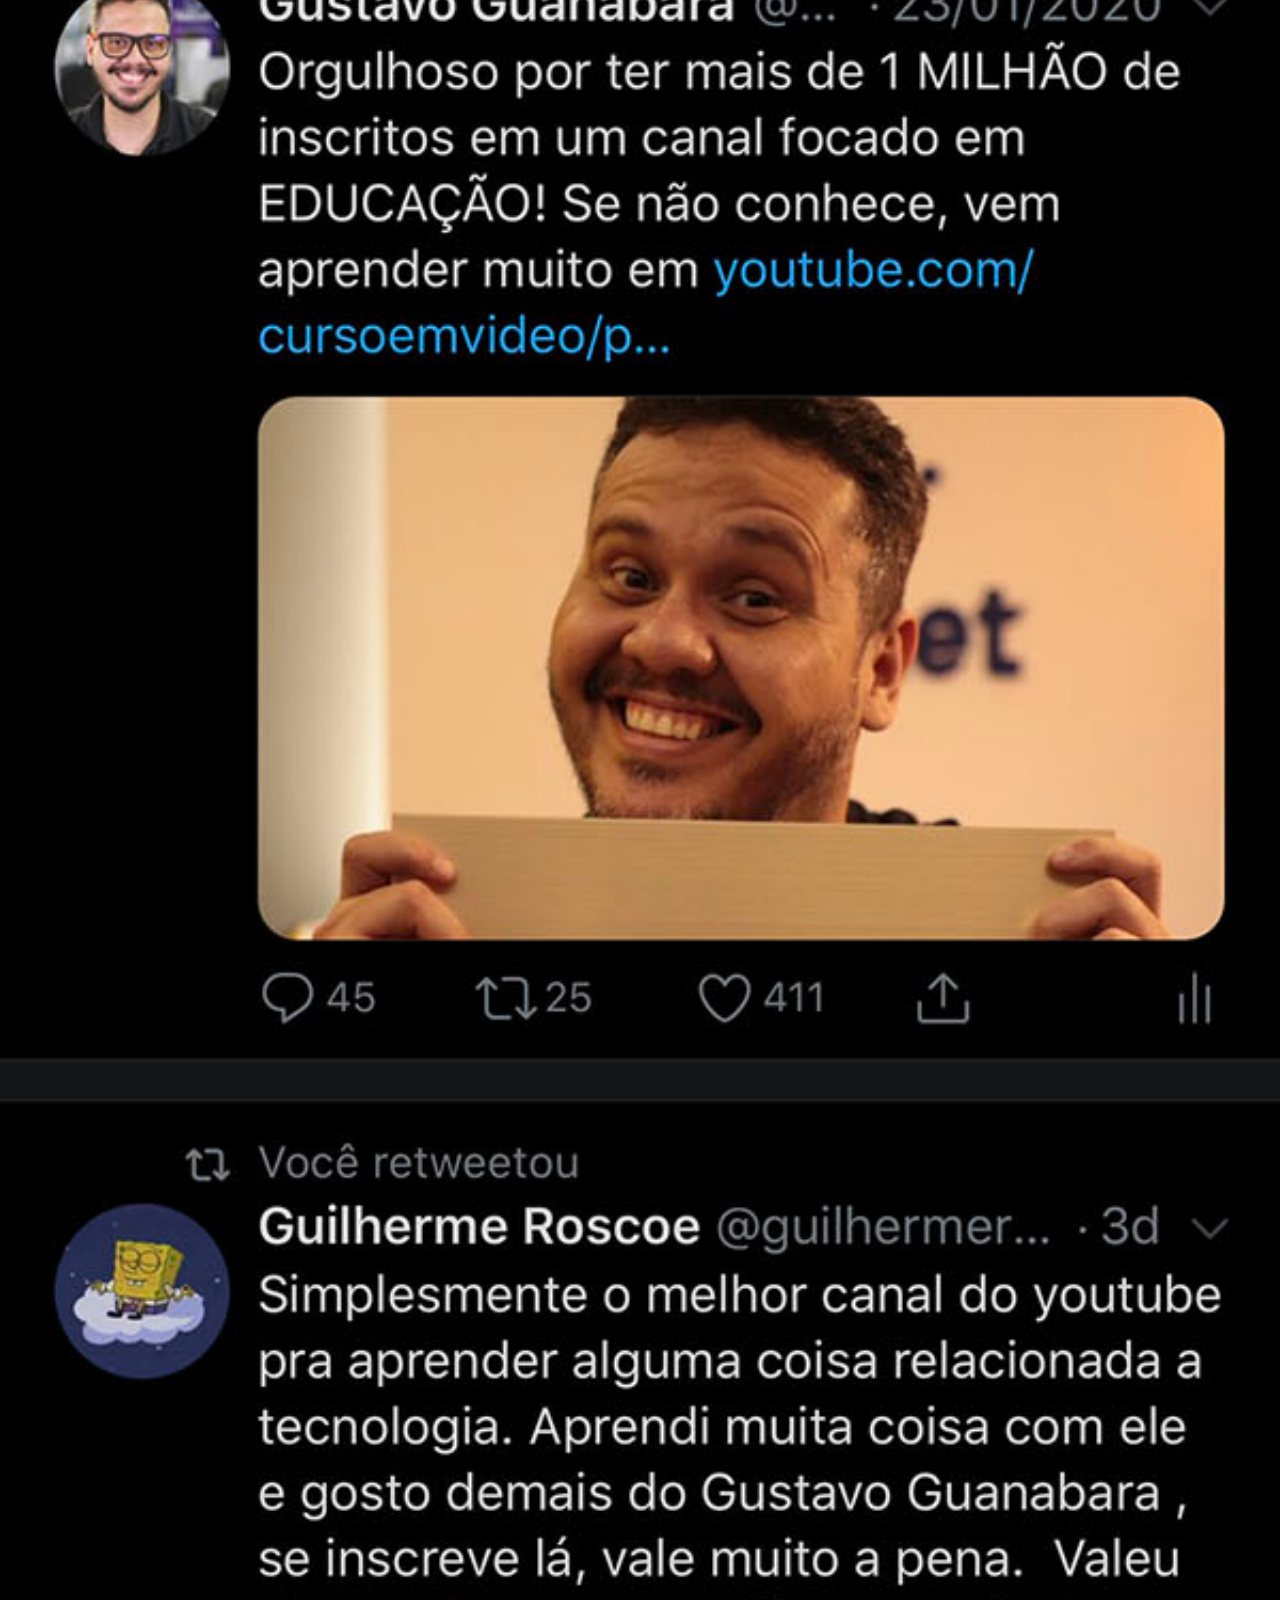
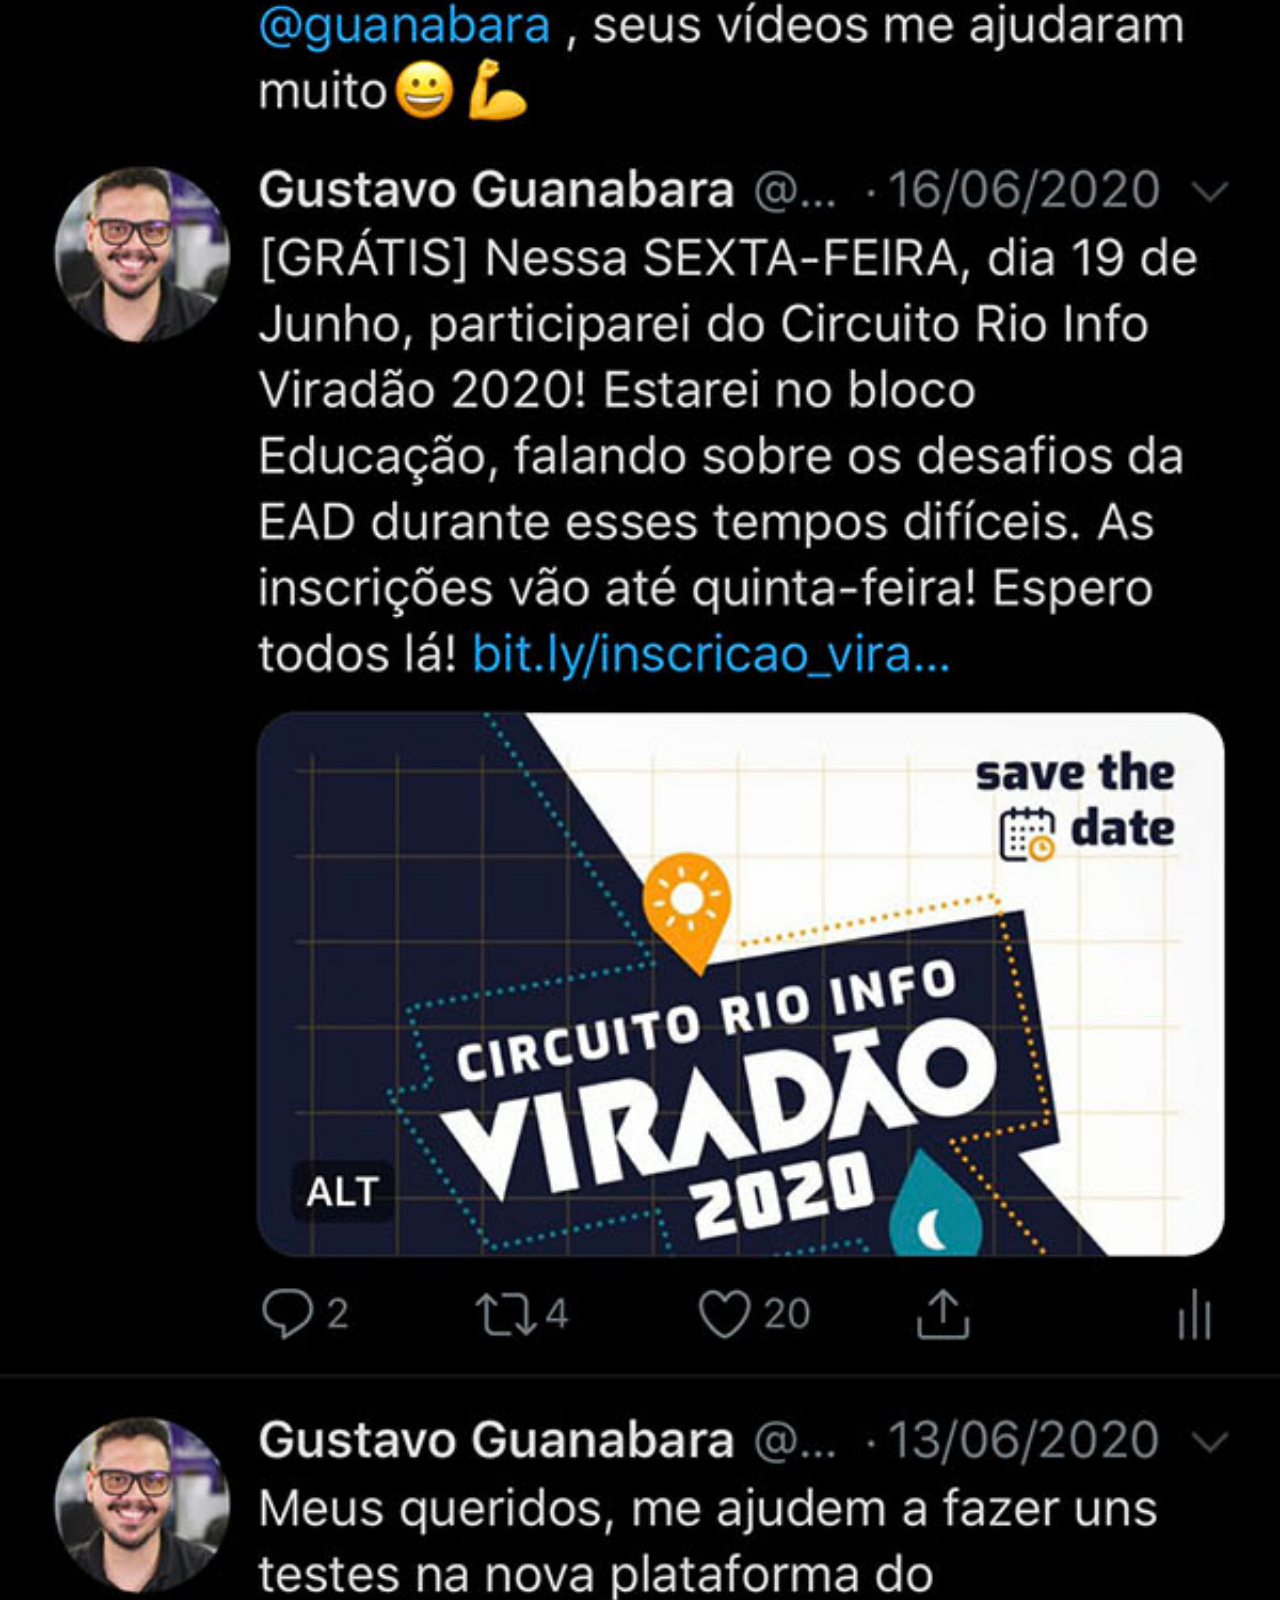
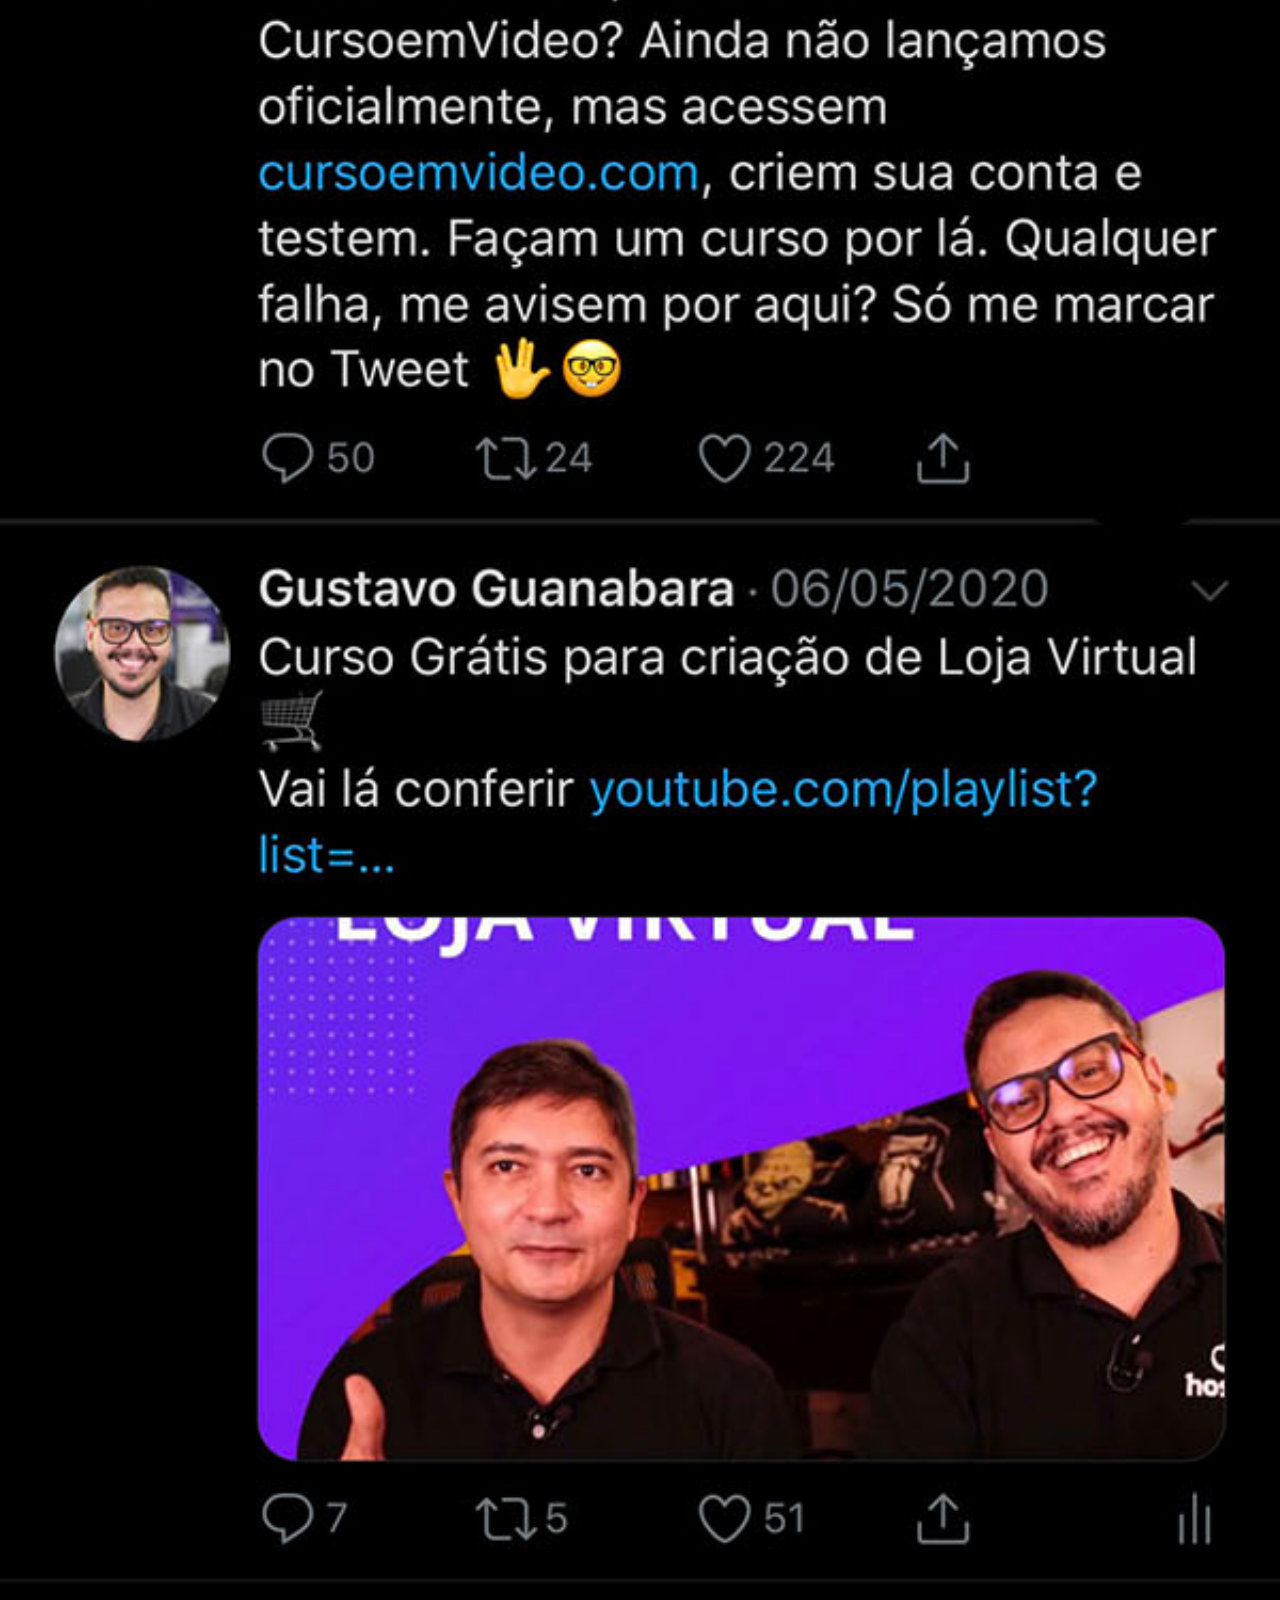
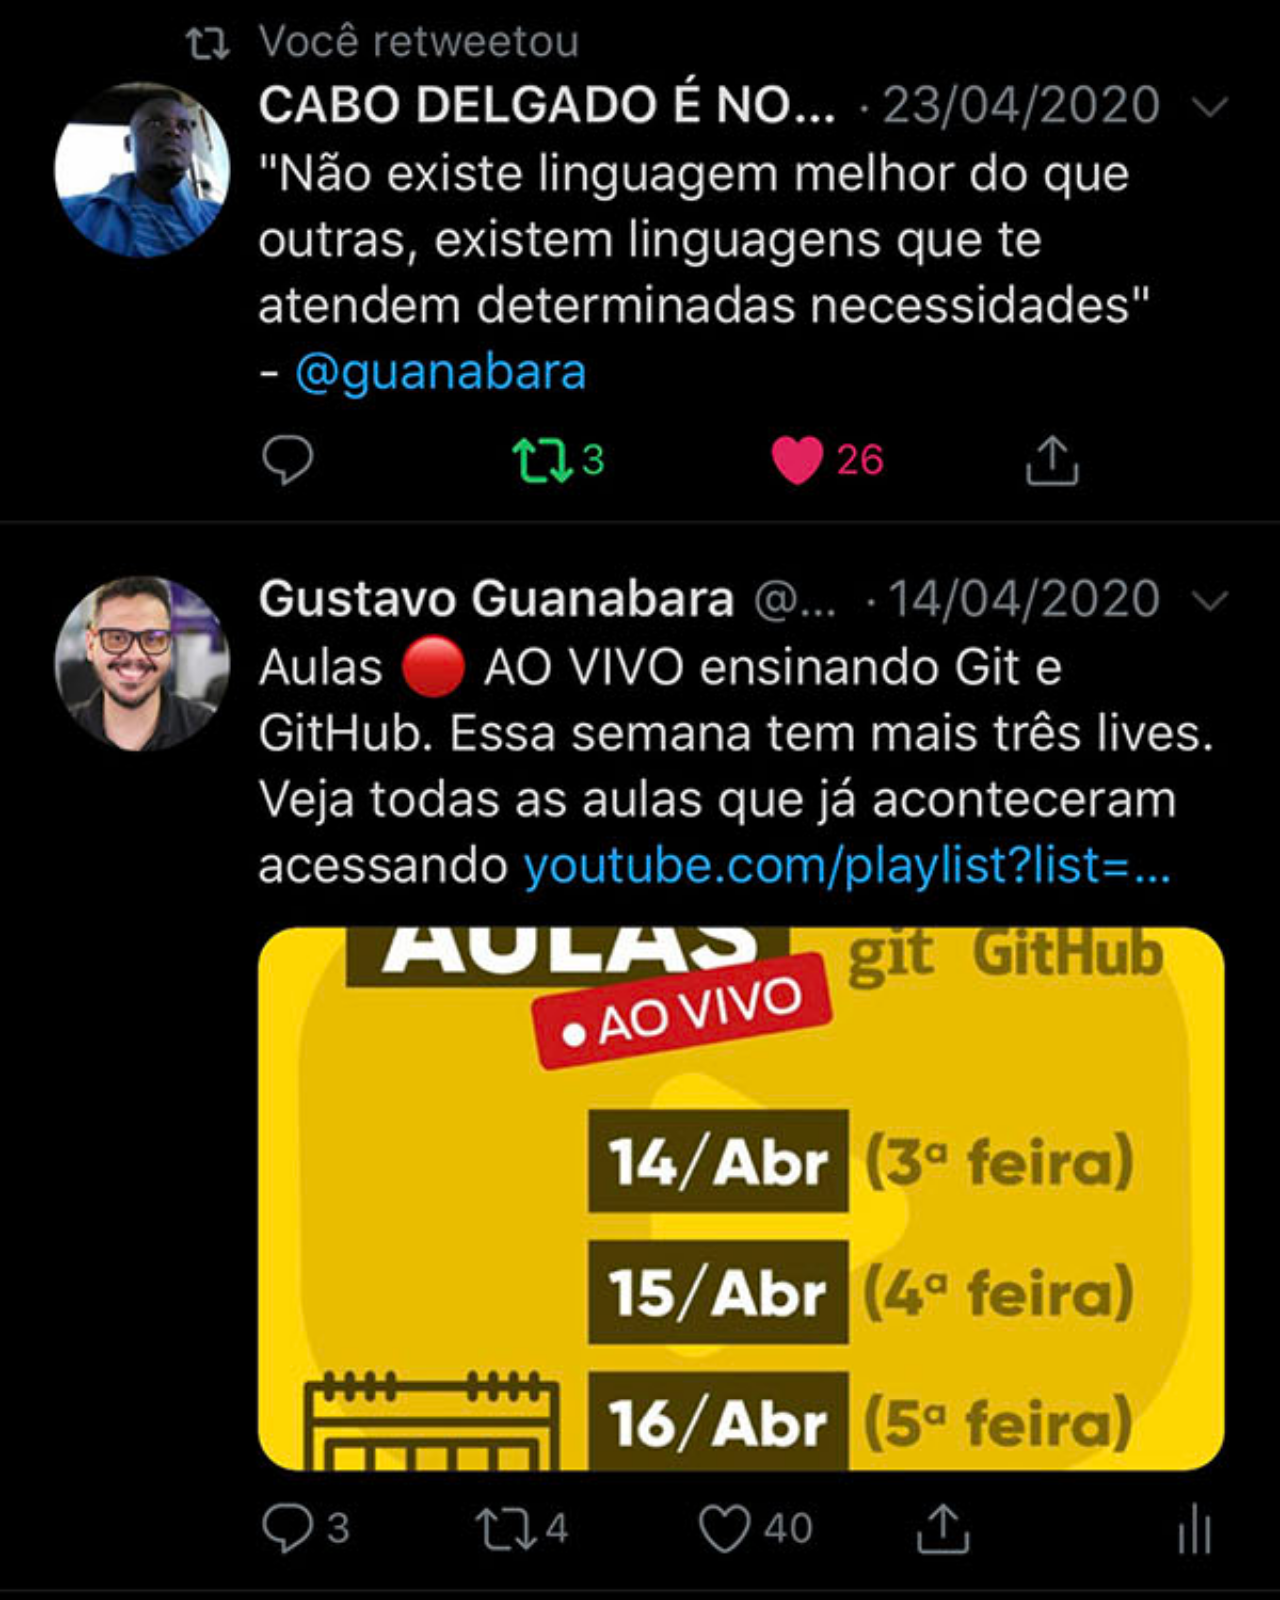
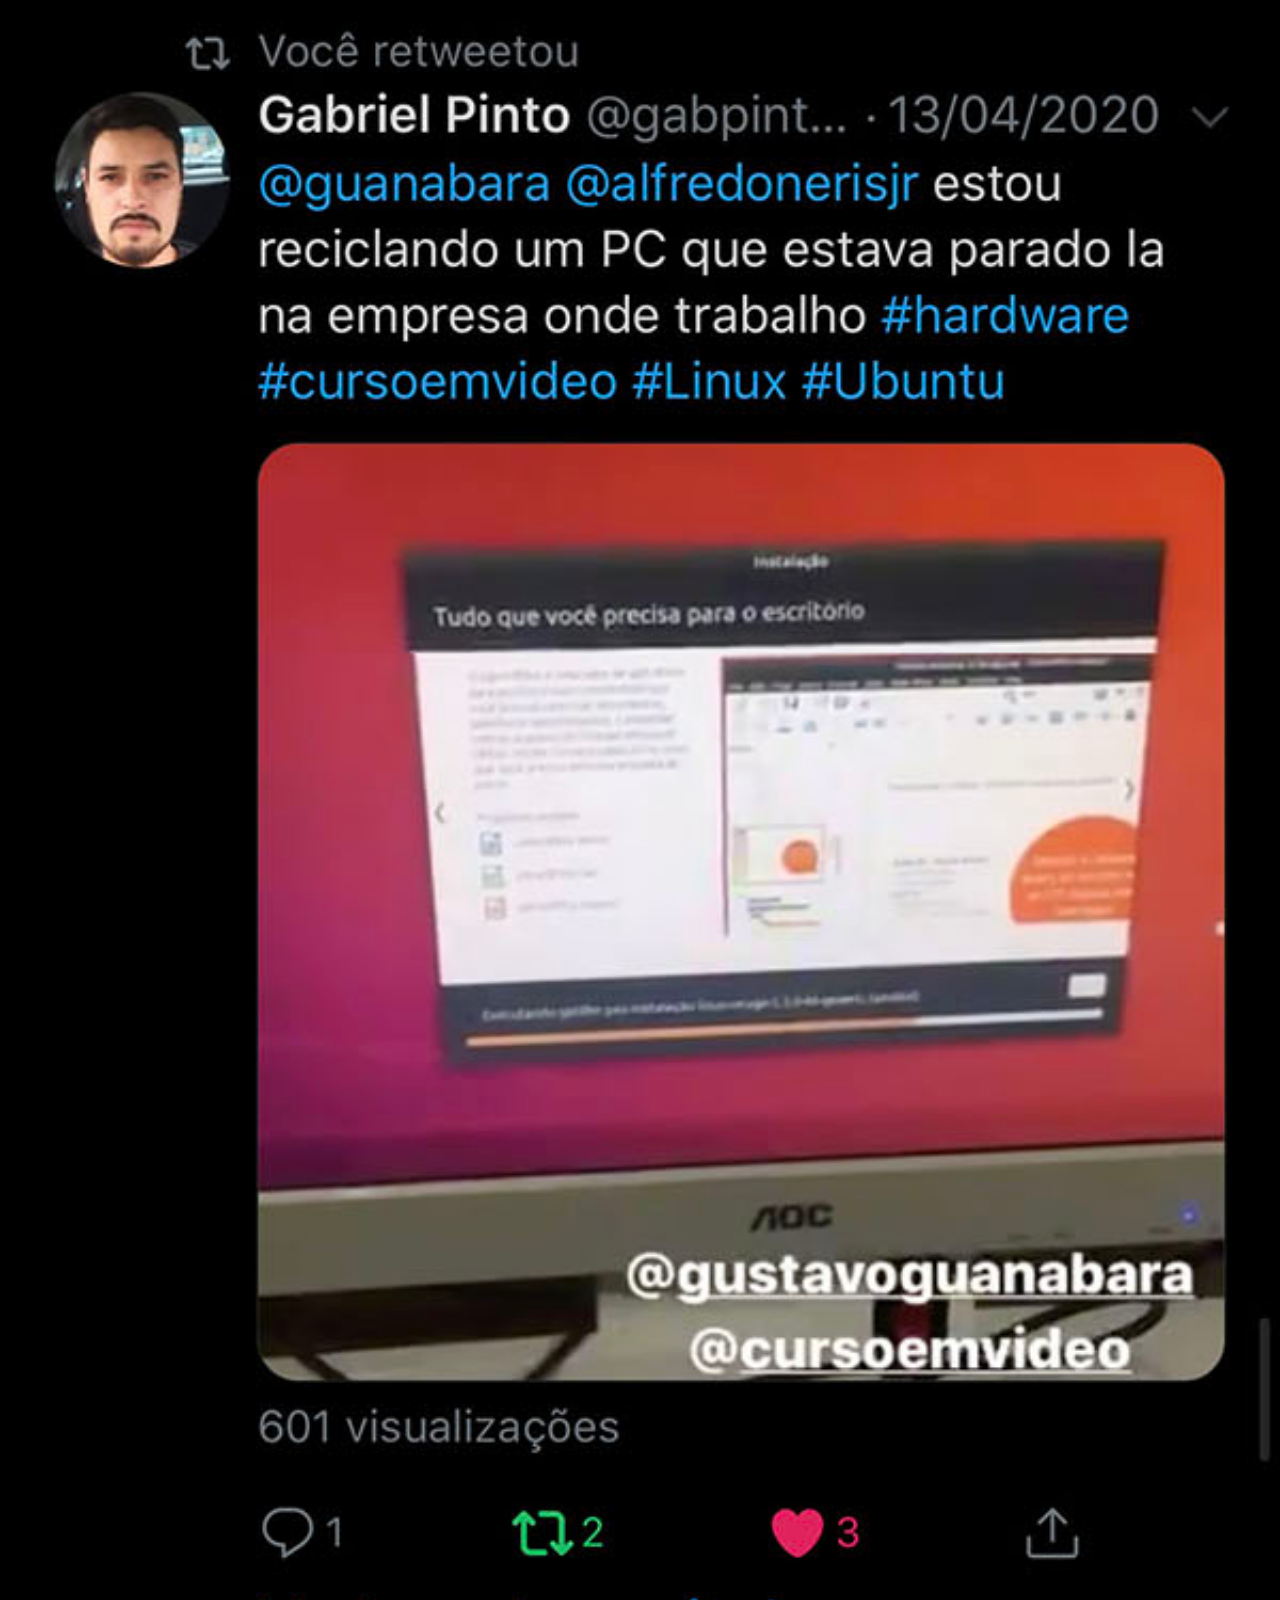
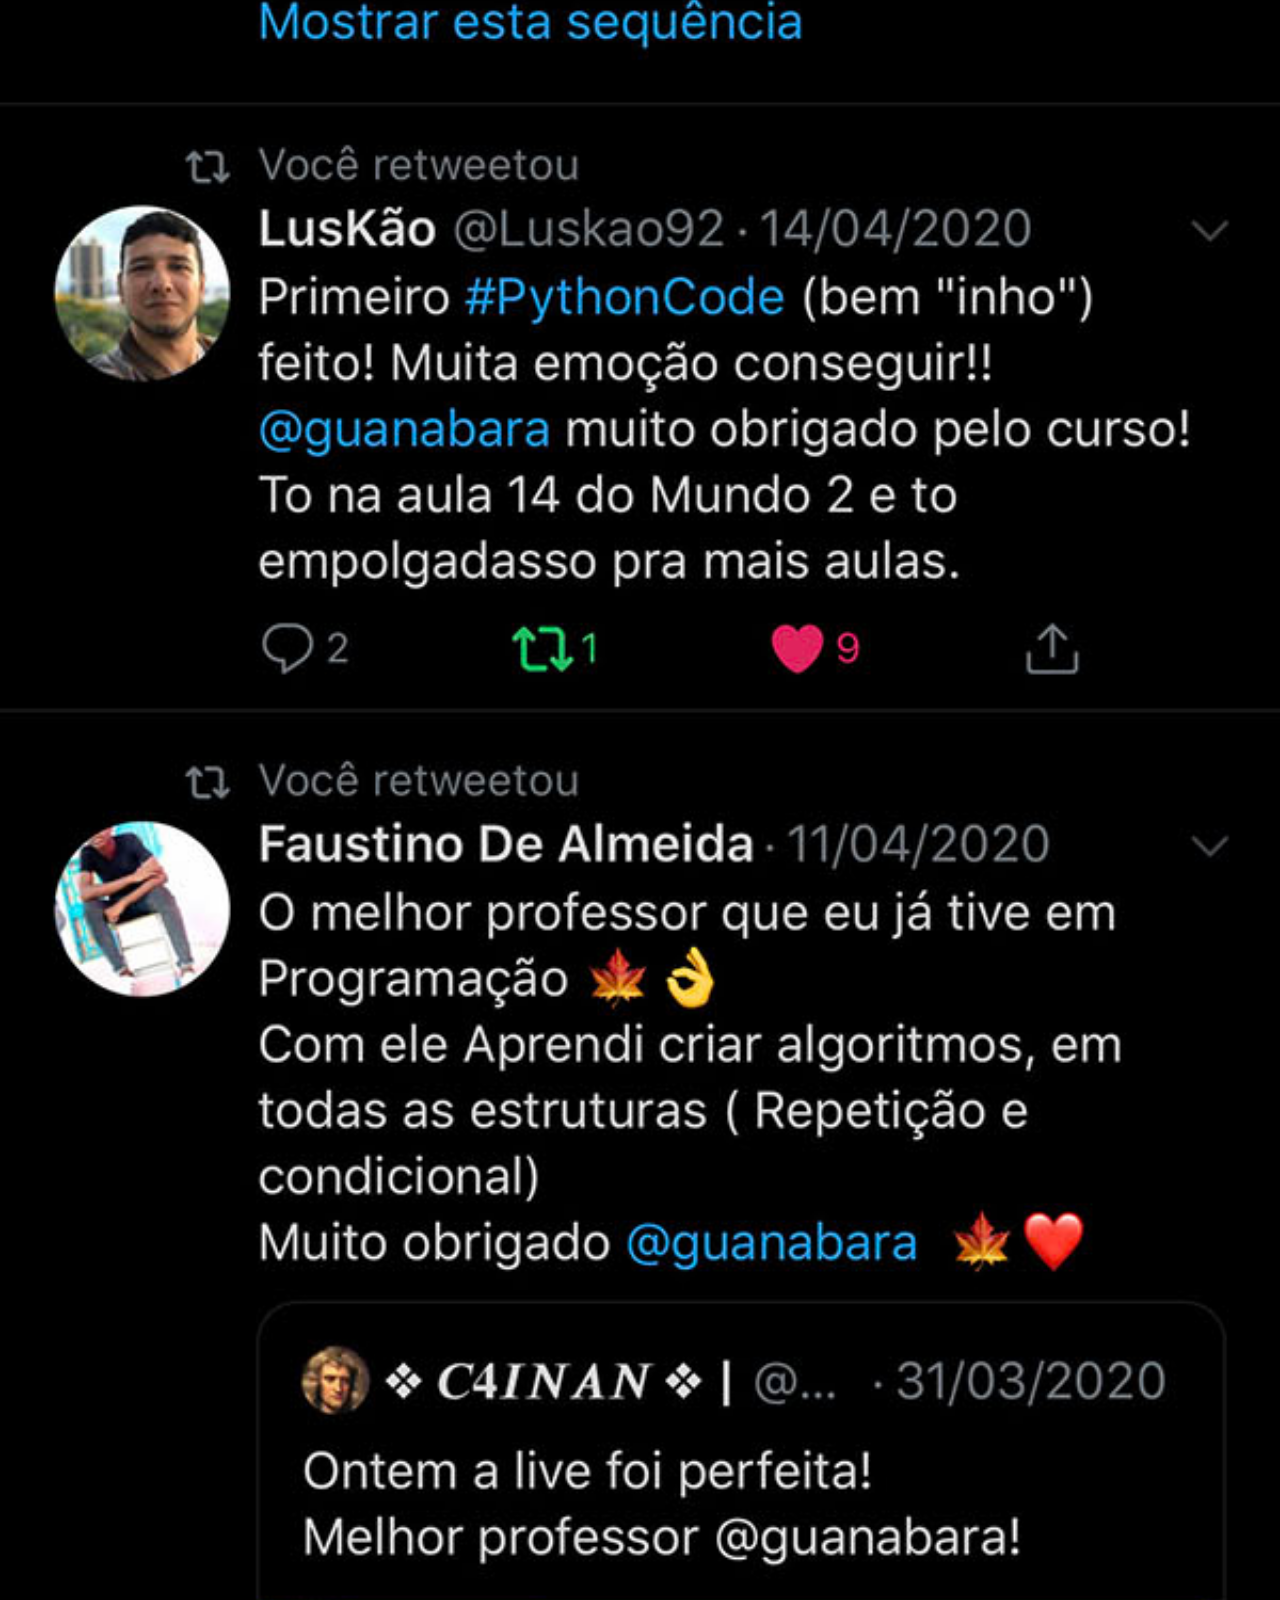
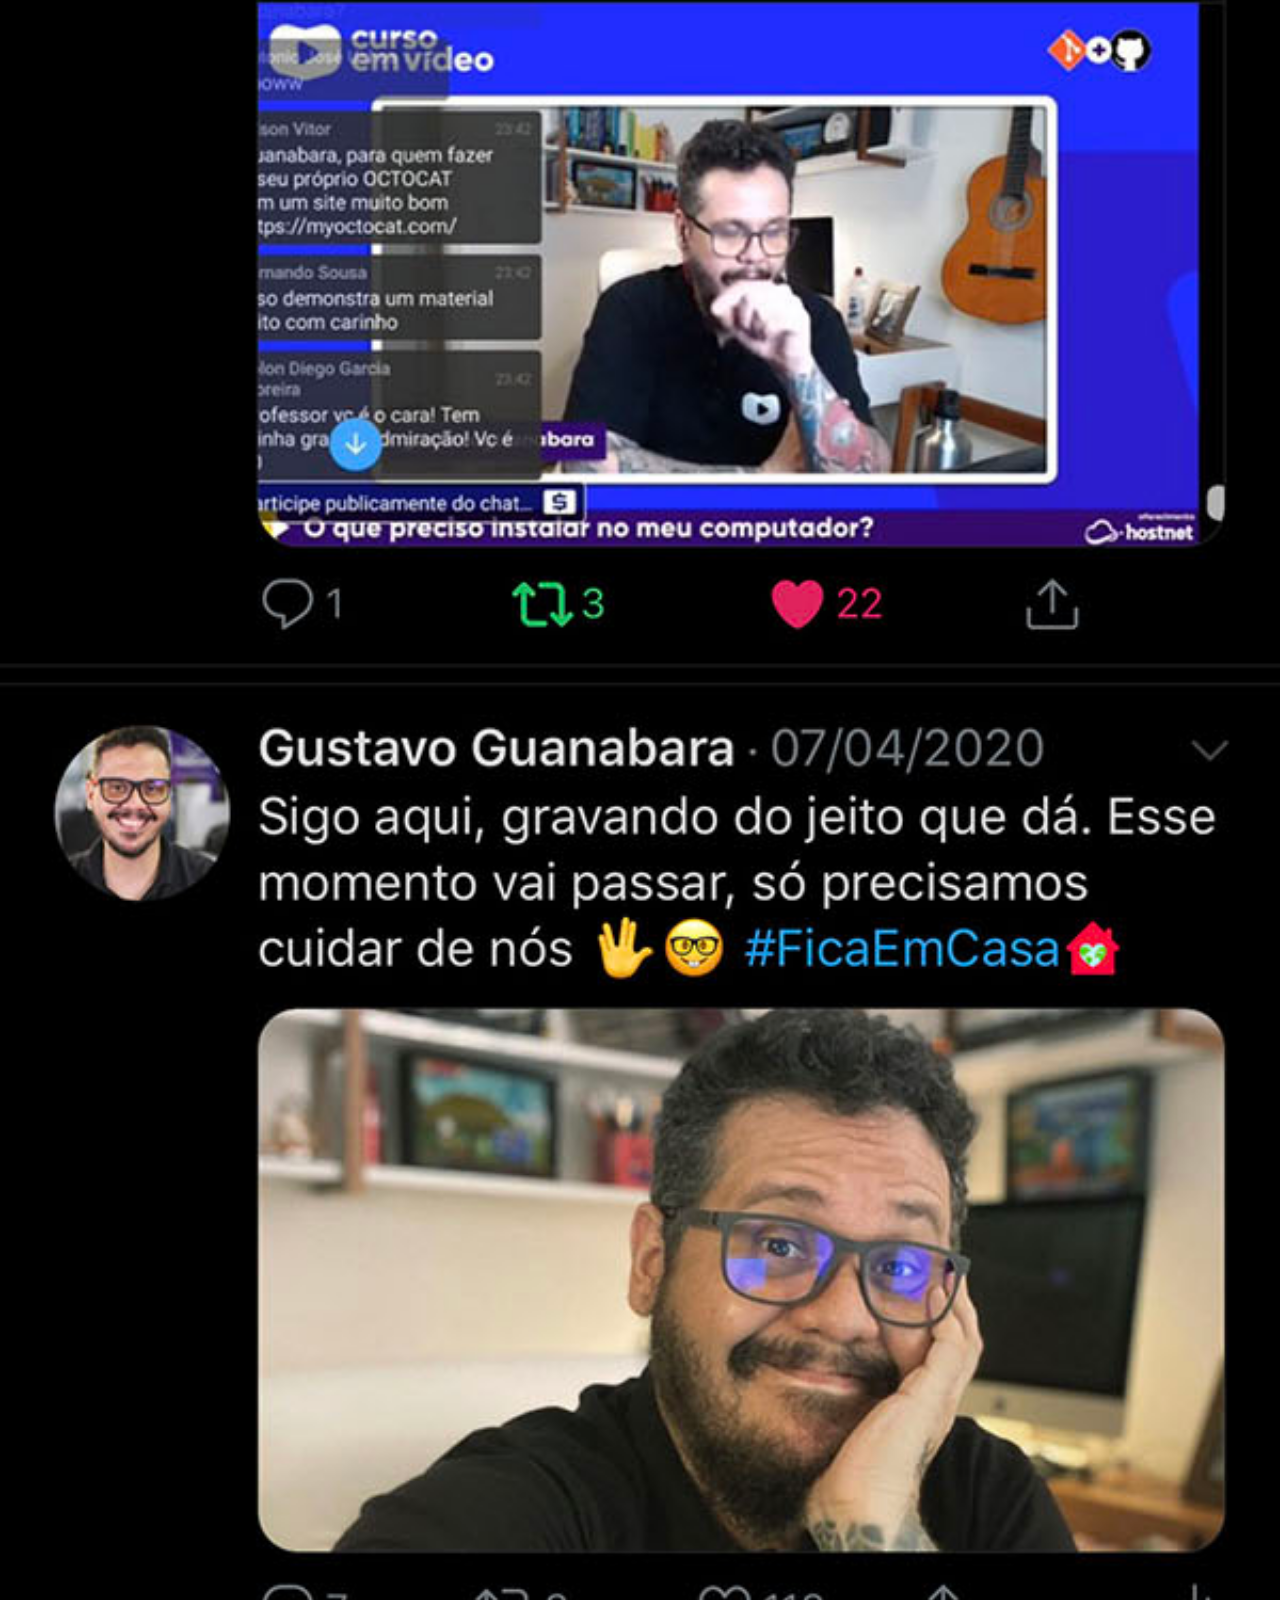
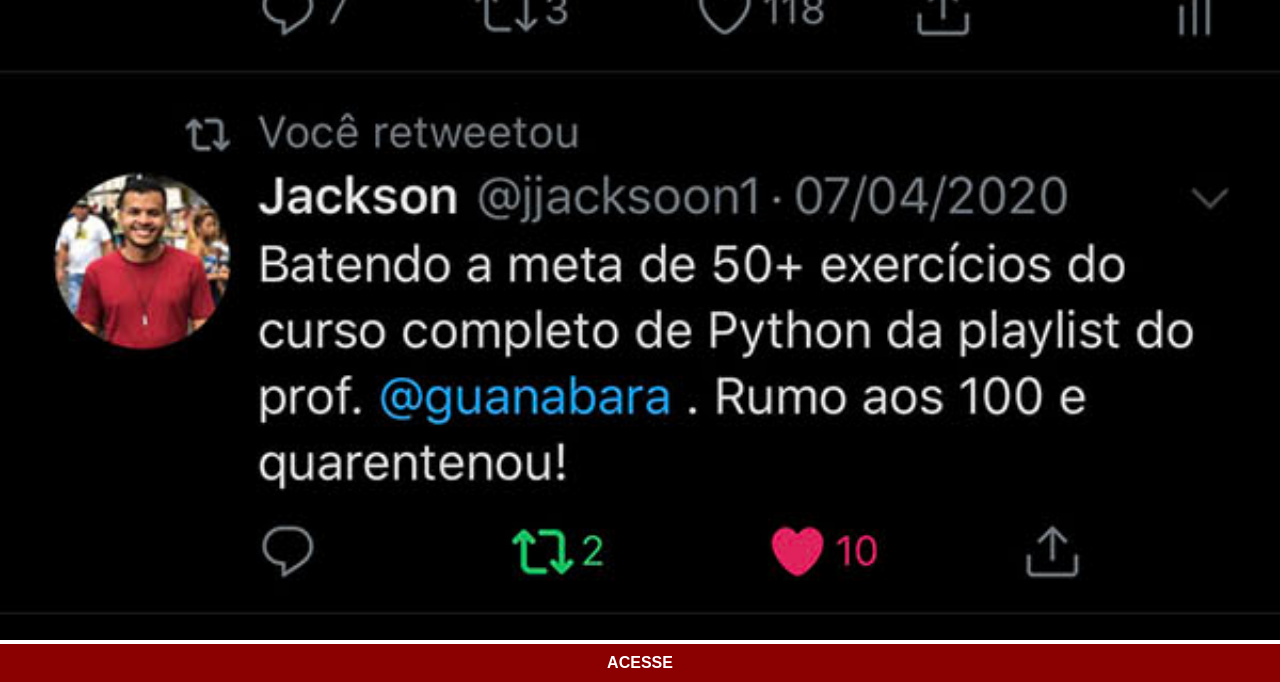
<file: twitter.html>
<!DOCTYPE html>
<html lang="pt-br">
<head>
    <meta charset="UTF-8">
    <meta name="viewport" content="width=device-width, initial-scale=1.0">
    <link rel="stylesheet" href="estilos/social.css">
    <title>Twitter/X</title>
</head>
<body>
    <img src="imagens/tela-twitter.jpg" alt="Twitter/X">
    <a href="https://x.com/guanabara" target="_blank">ACESSE</a>
</body>
</html>
</file>
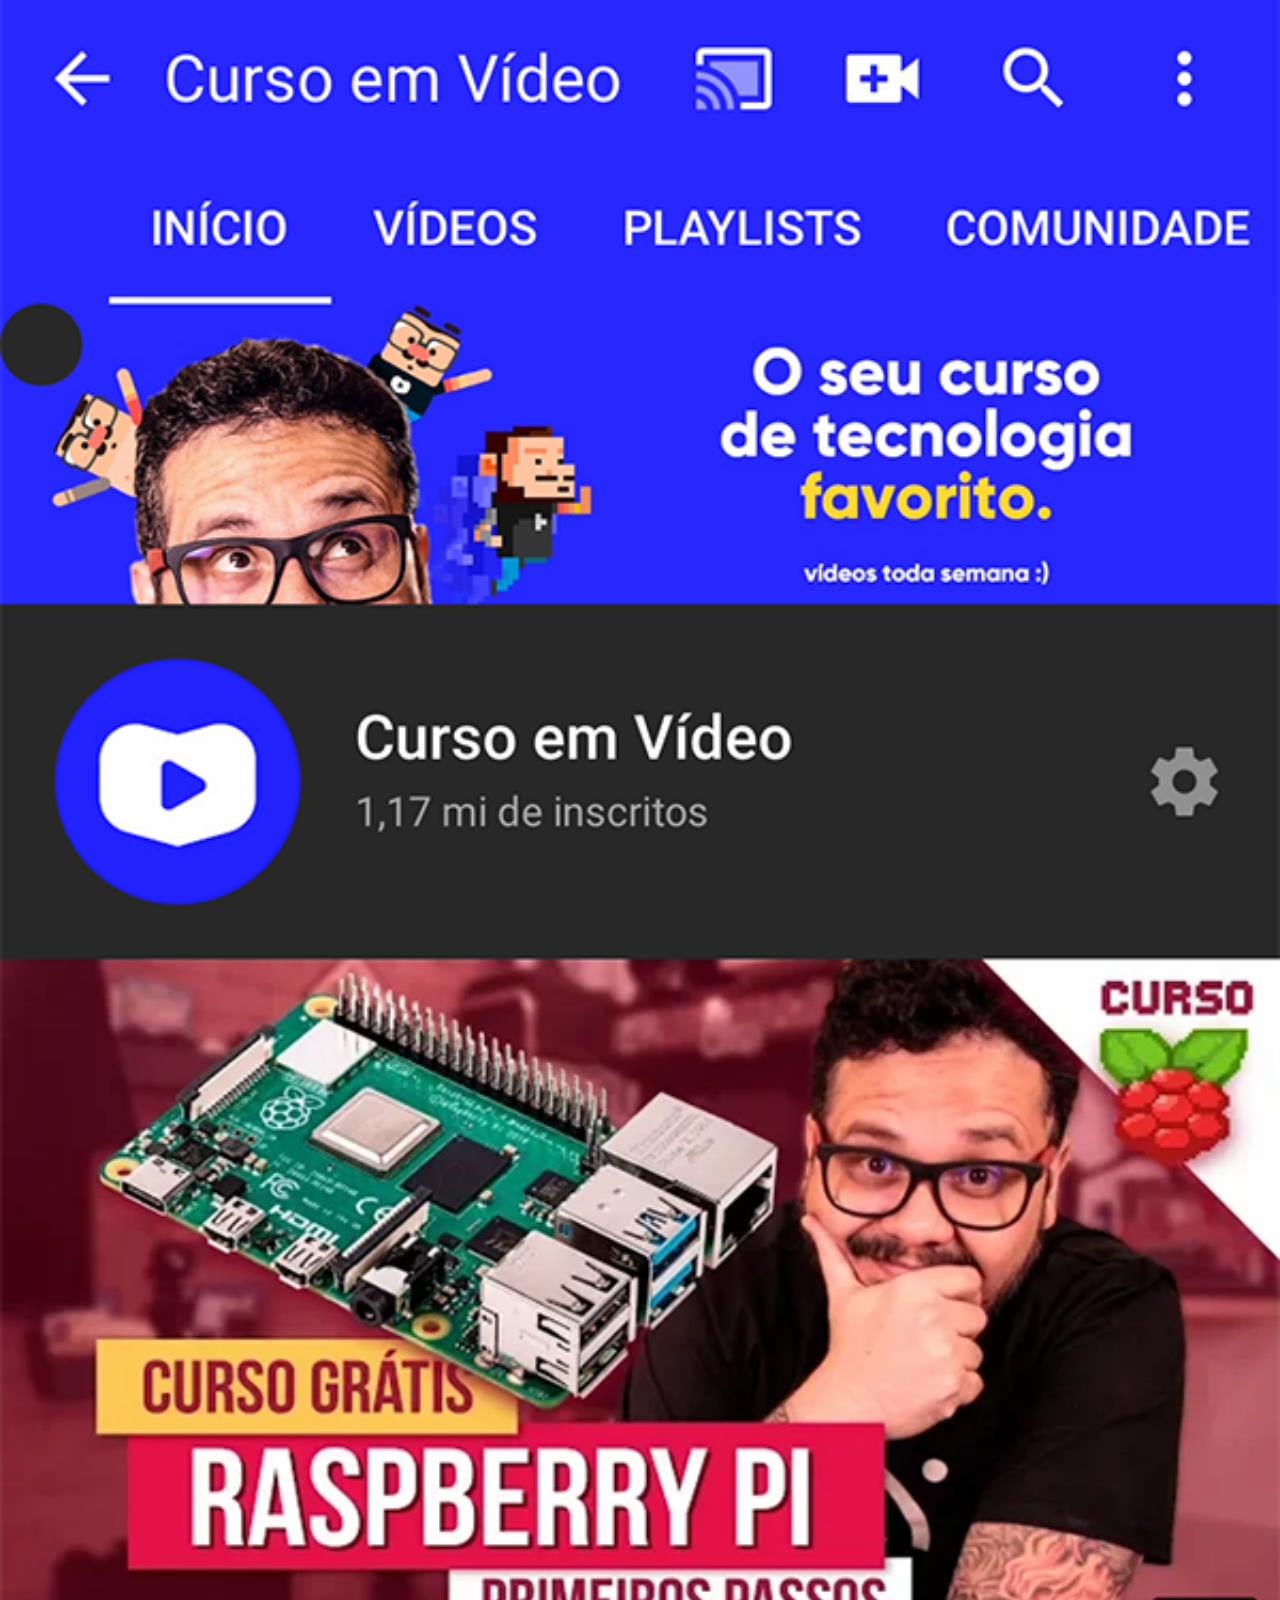
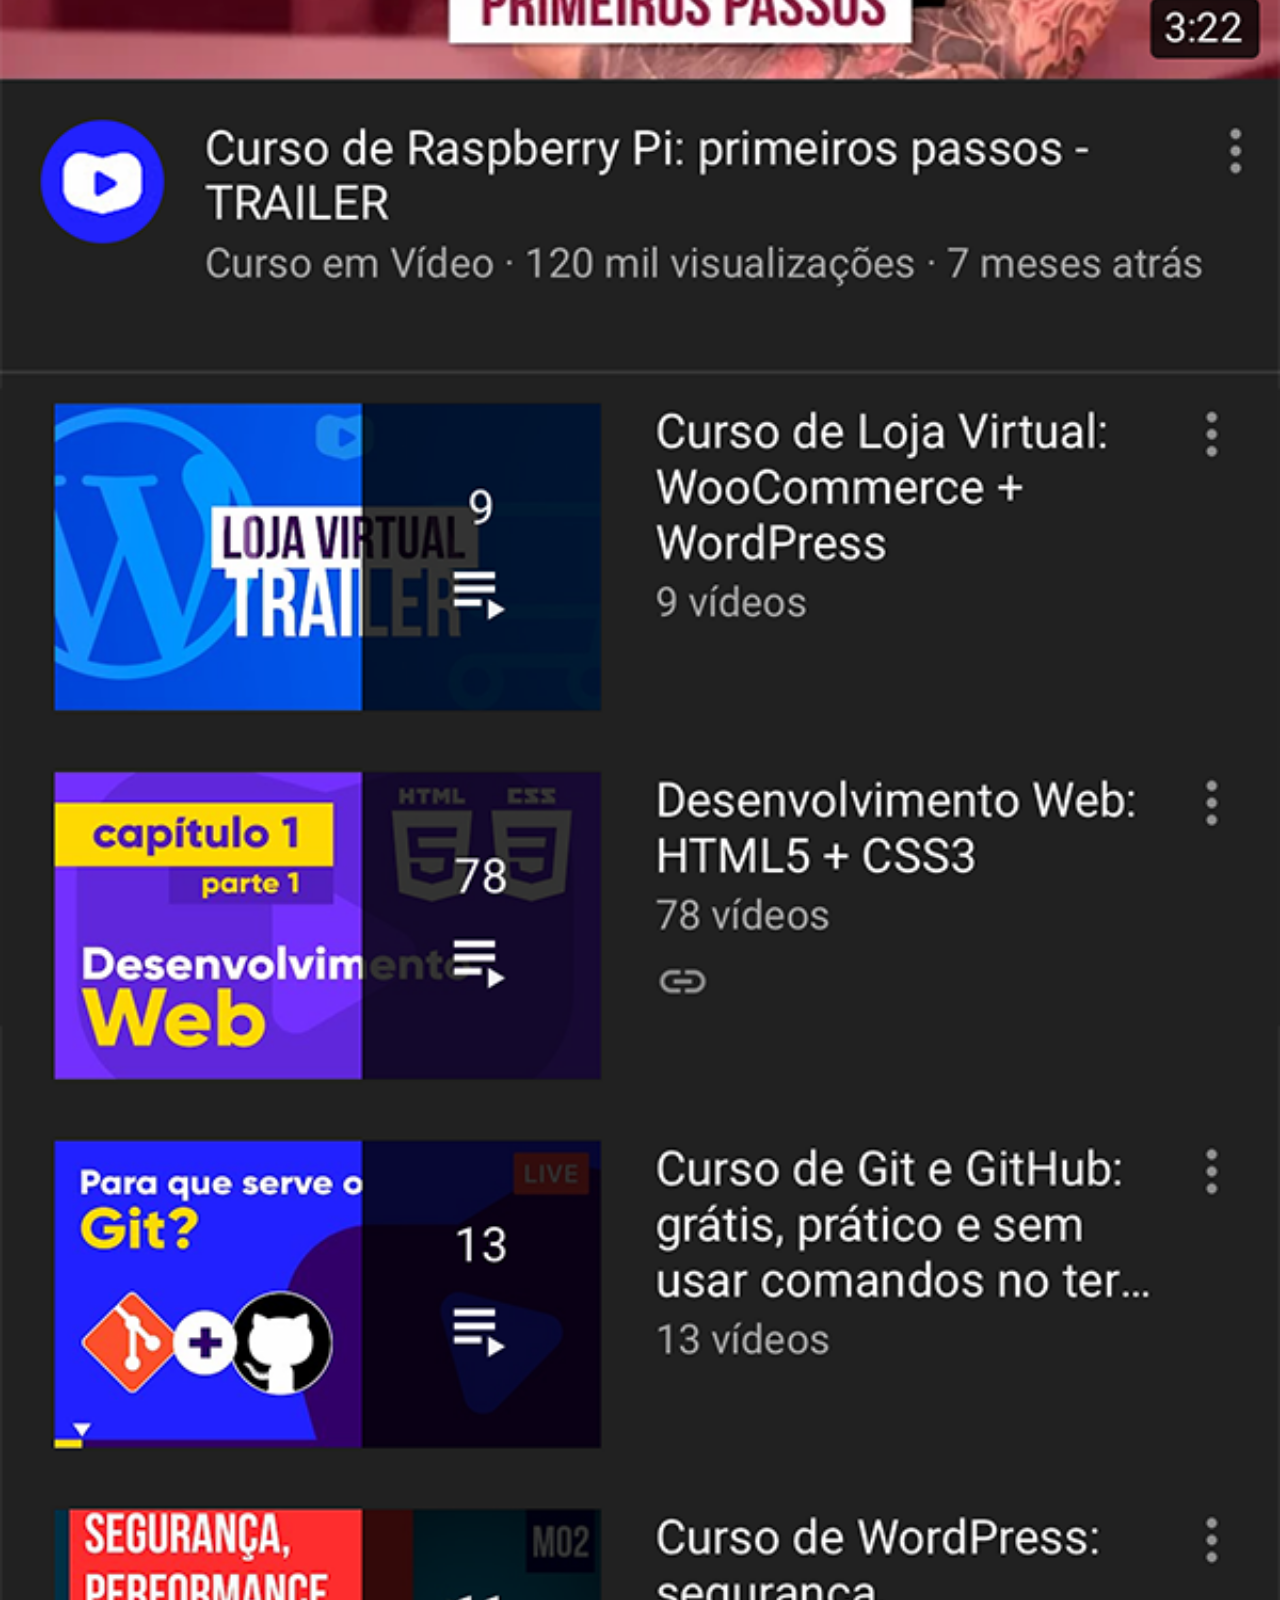
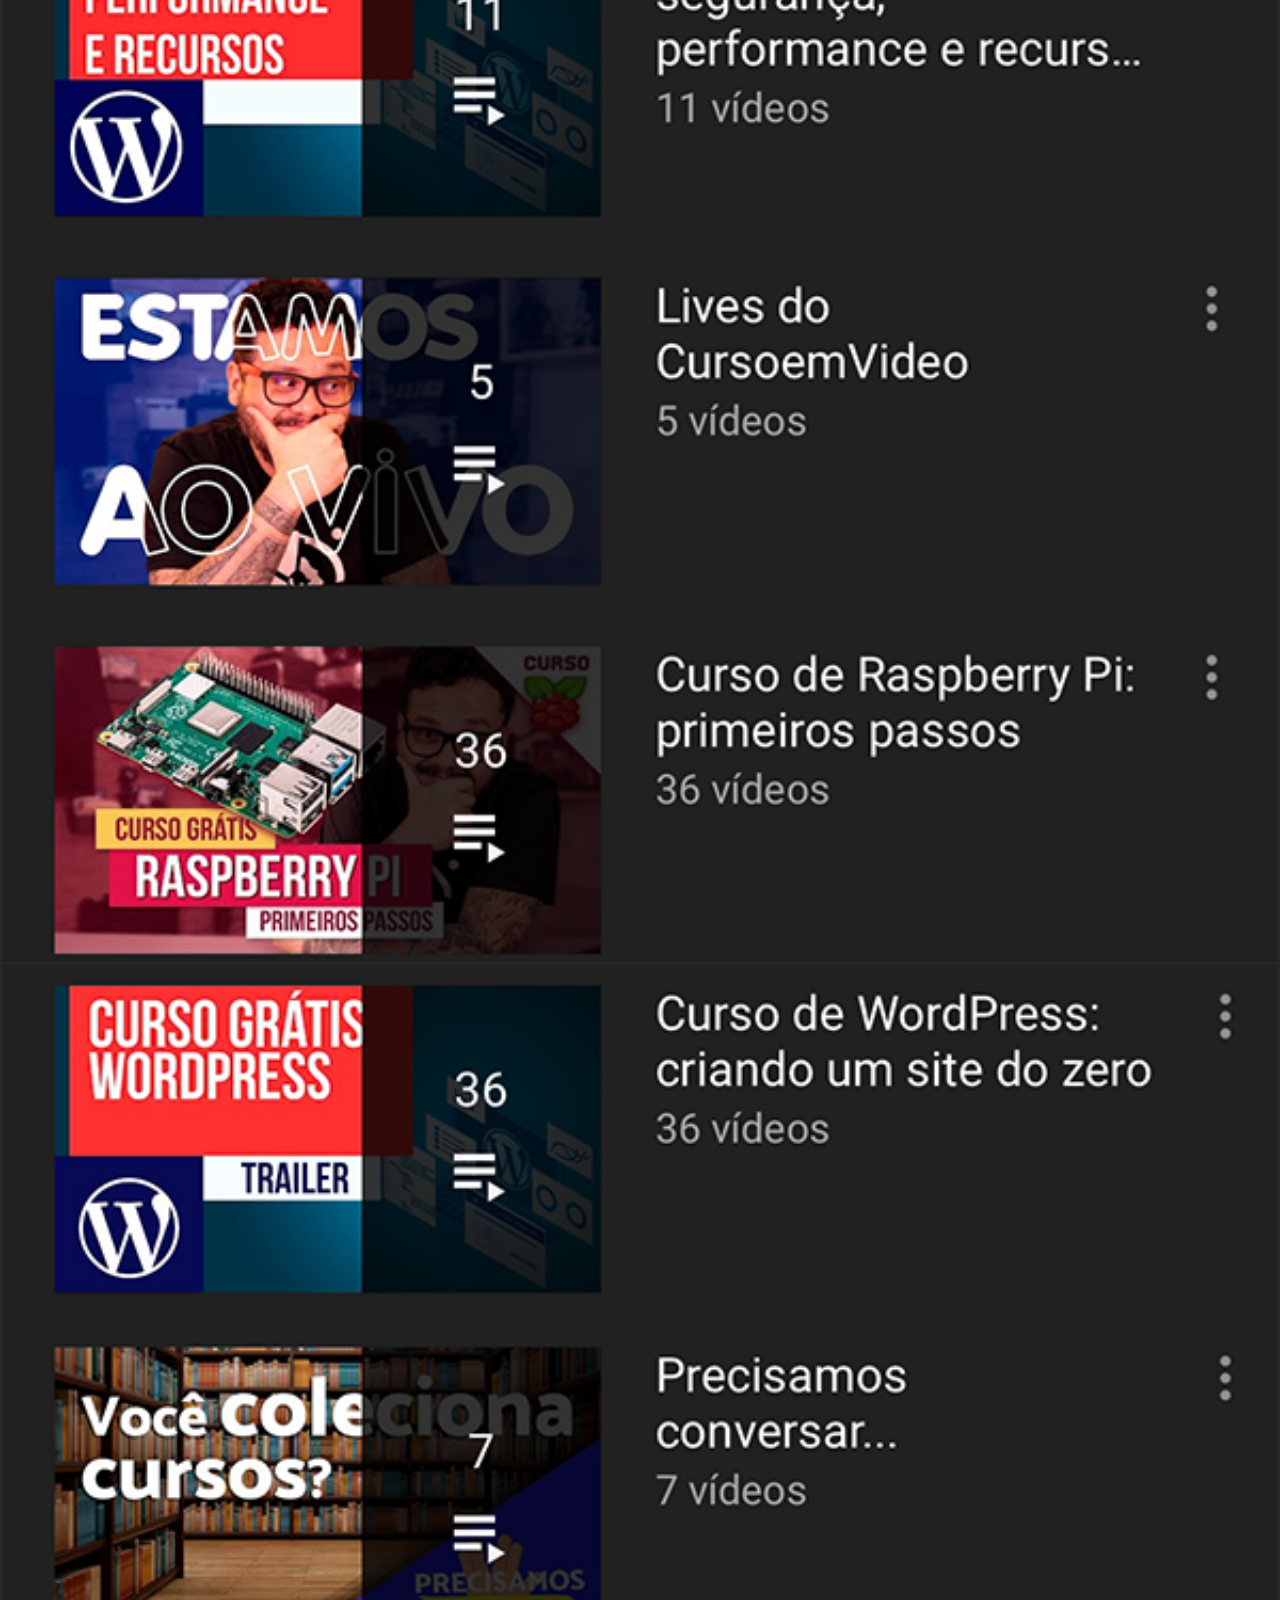
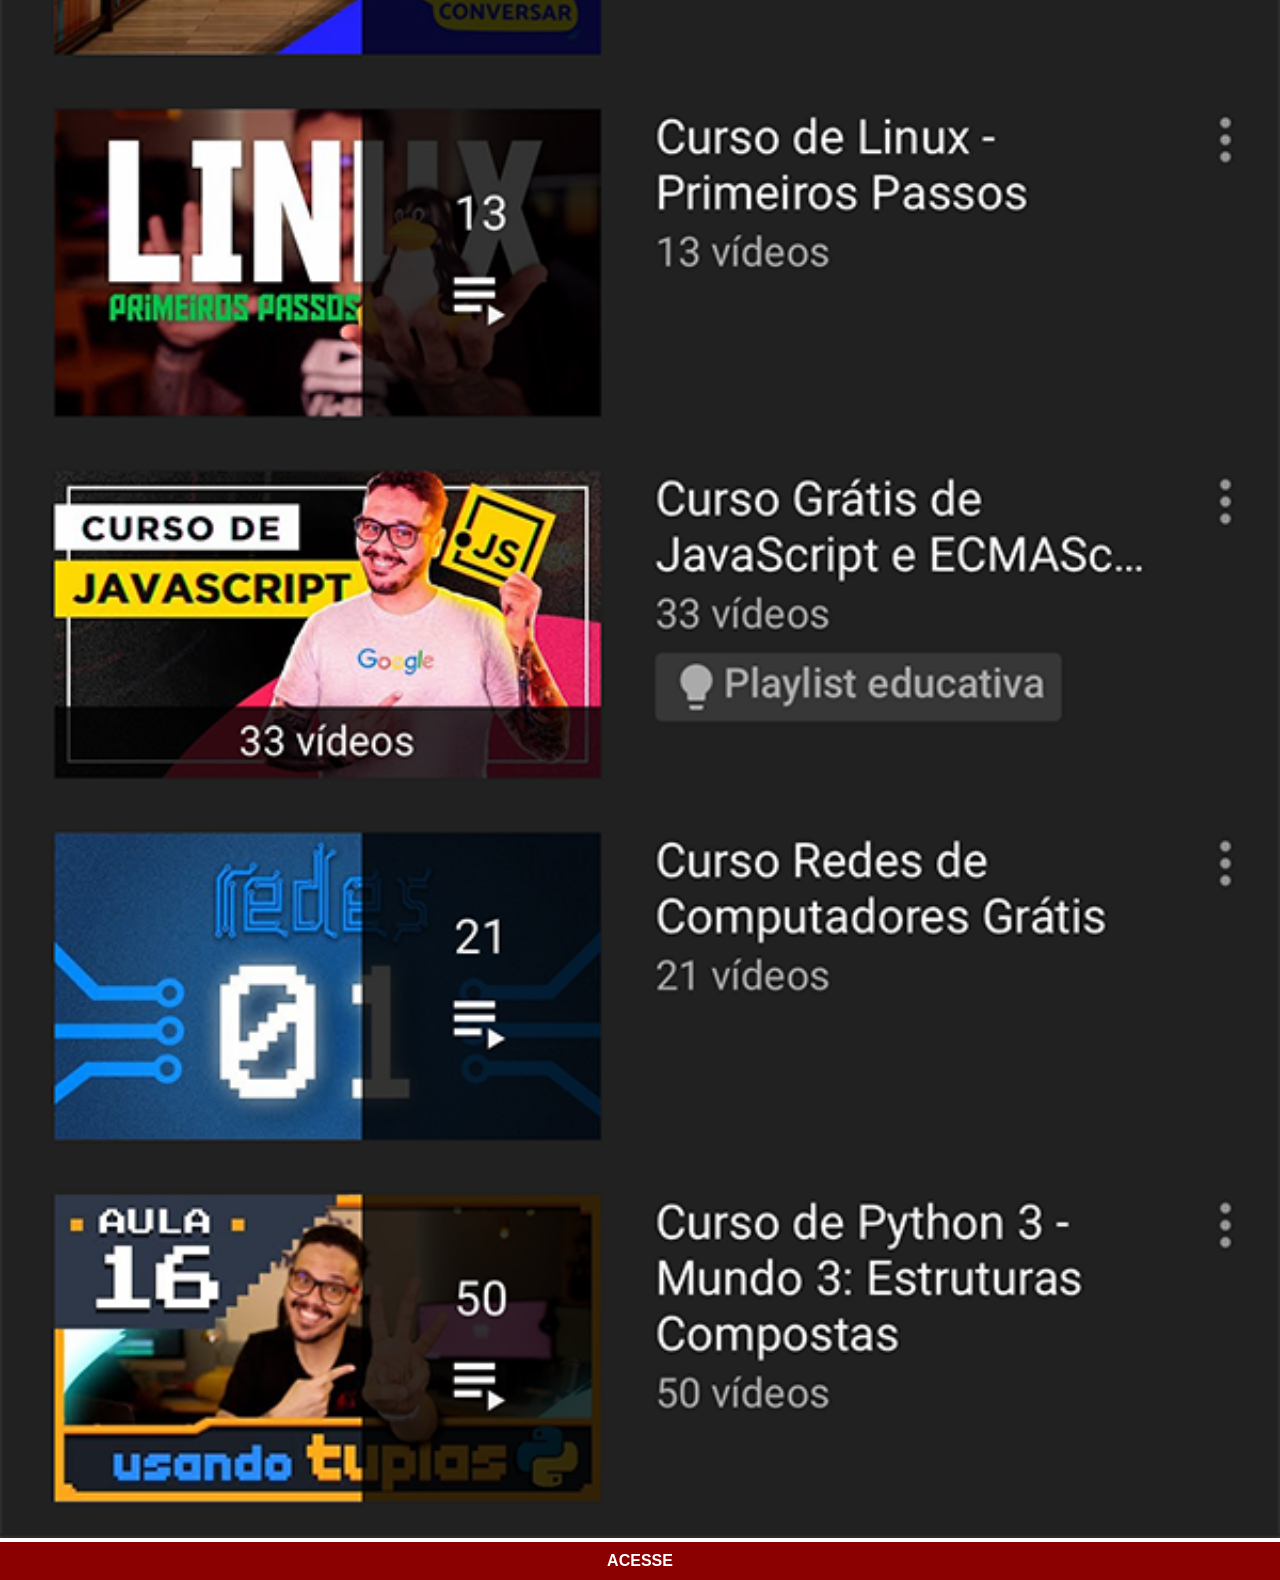
<file: youtube.html>
<!DOCTYPE html>
<html lang="pt-br">
<head>
    <meta charset="UTF-8">
    <meta name="viewport" content="width=device-width, initial-scale=1.0">
    <title>Youtube</title>
   <link rel="stylesheet" href="estilos/social.css">
</head>
<body>
    <img src="imagens/tela-youtube.png" alt="Youtube">
    <a href="https://www.youtube.com/c/CursoemV%C3%ADdeo/playlists" target="_blank">ACESSE</a>
</body>
</html>
</file>
<file: estilos/style.css>
@charset "UTF-8";

* {
    margin: 0px;
    padding: 0px;
    font-family: Arial, Helvetica, sans-serif;
}

html, body {
    height: 100vh;
    width: 100vw;
}

body {
    background: url('../imagens/fundo-madeira.jpg') no-repeat top center;
    background-size: cover;
    background-attachment: fixed;
}
 
main {
    position: relative;
    height: 100vh;
}

section#telefone {
    position: absolute;
    top: 50%;
    left: 50%;
    transform: translate(-50%, -50%);

    height: 627px;
    width: 311px;
    background: url('../imagens/frame-iphone.png') no-repeat;
}

iframe#tela {
    position: relative;
    top: 79px;
    left: 21px;
    width: 268px;
    height: 472px;
}

section#redes-sociais {
    text-align: right;
}

section#redes-sociais img {
    width: 50px;
    margin: 5px;
    border-radius: 50%;
    box-shadow: 2px 2px 5px rgba(0, 0, 0, 0.500);
    box-sizing: border-box;
}

section#redes-sociais img:hover {
    border: 2px solid white;
    transform: translate(-3px, -3px);
    box-shadow: 5px 5px 10px rgba(0, 0, 0, 0.600);
    transition: transform .3s, border .4s;
}
</file>
<file: estilos/social.css>
@charset "UTF-8";

* {
    margin: 0px;
    padding: 0px;
    font-family: Arial, Helvetica, sans-serif;
}

::-webkit-scrollbar {
    width: 0px;
    height: 0px;
}

img {
    width: 100vw;
}
    
a {
    display: block;
    color: white;
    background-color: darkred;
    padding: 10px;
    text-align: center;
    font-weight: bolder;
    text-decoration: none;
}

a:hover {
    background-color: red;
}
</file>
